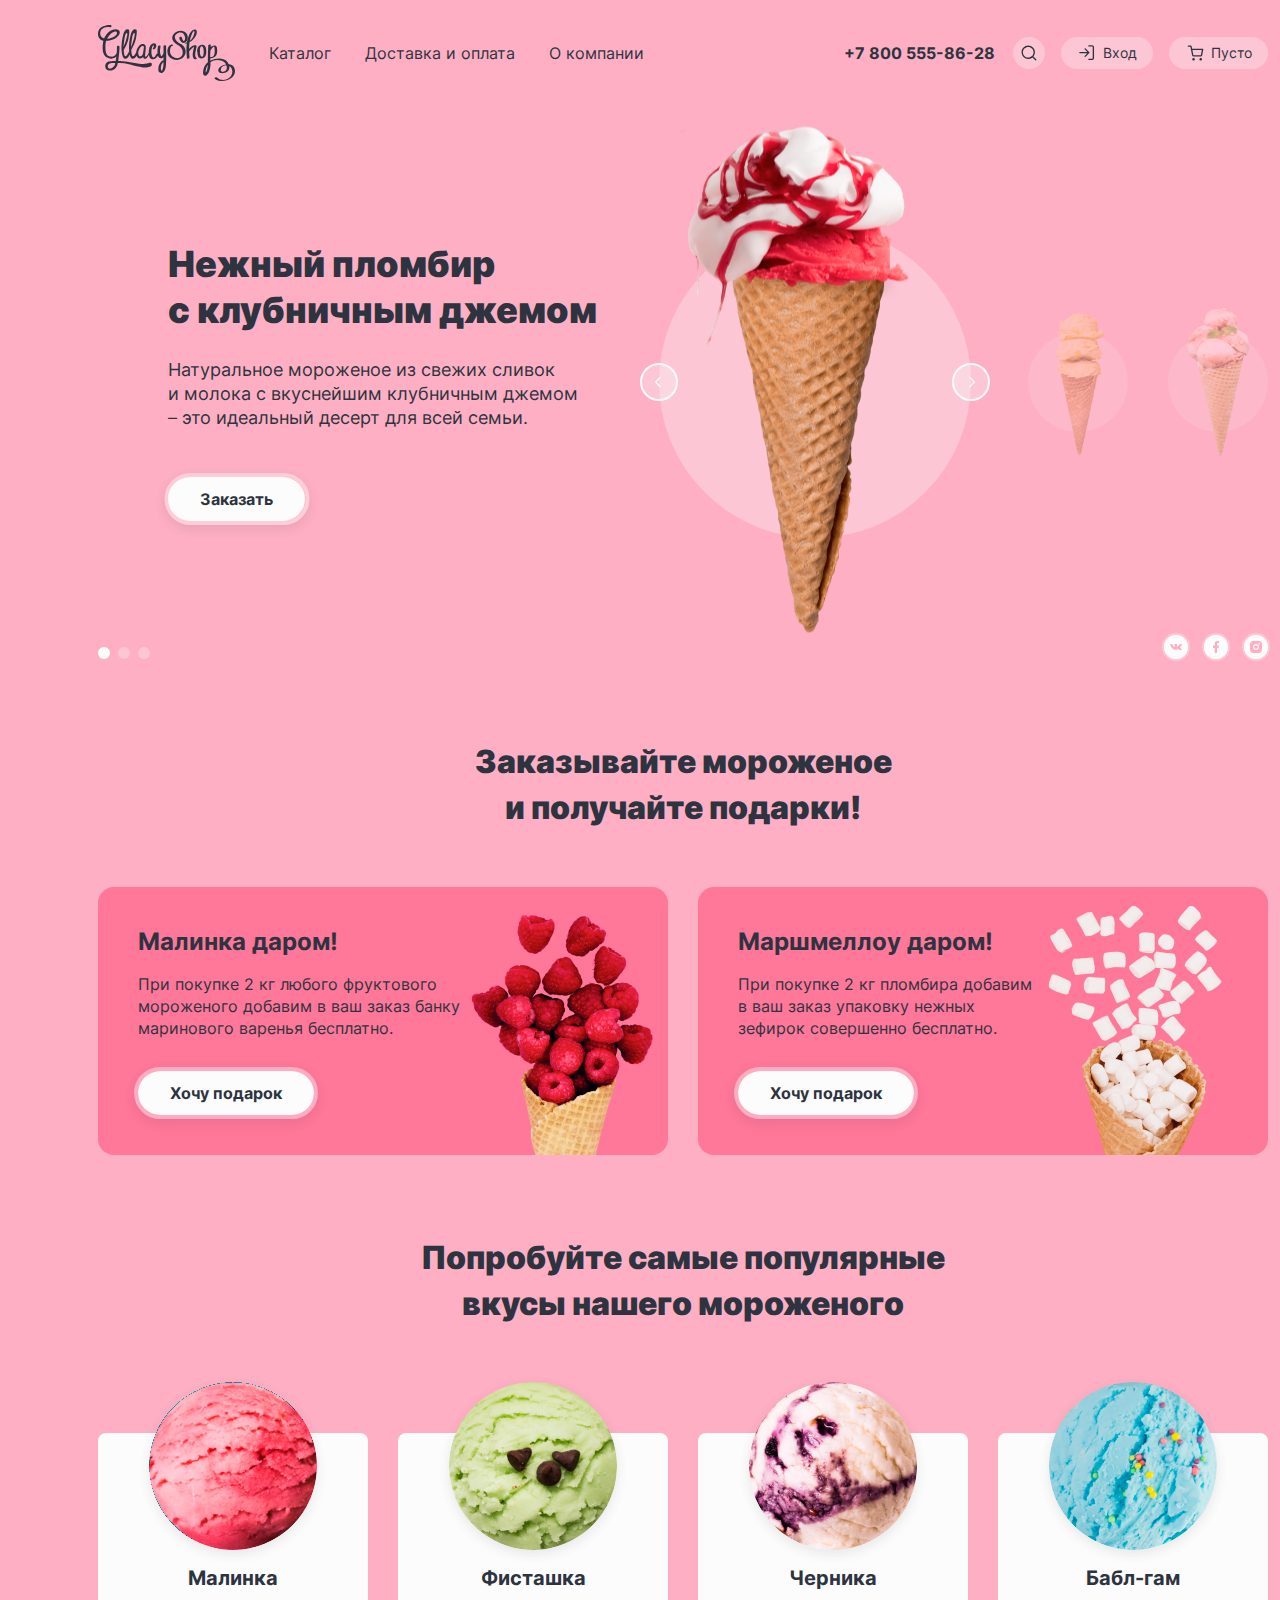
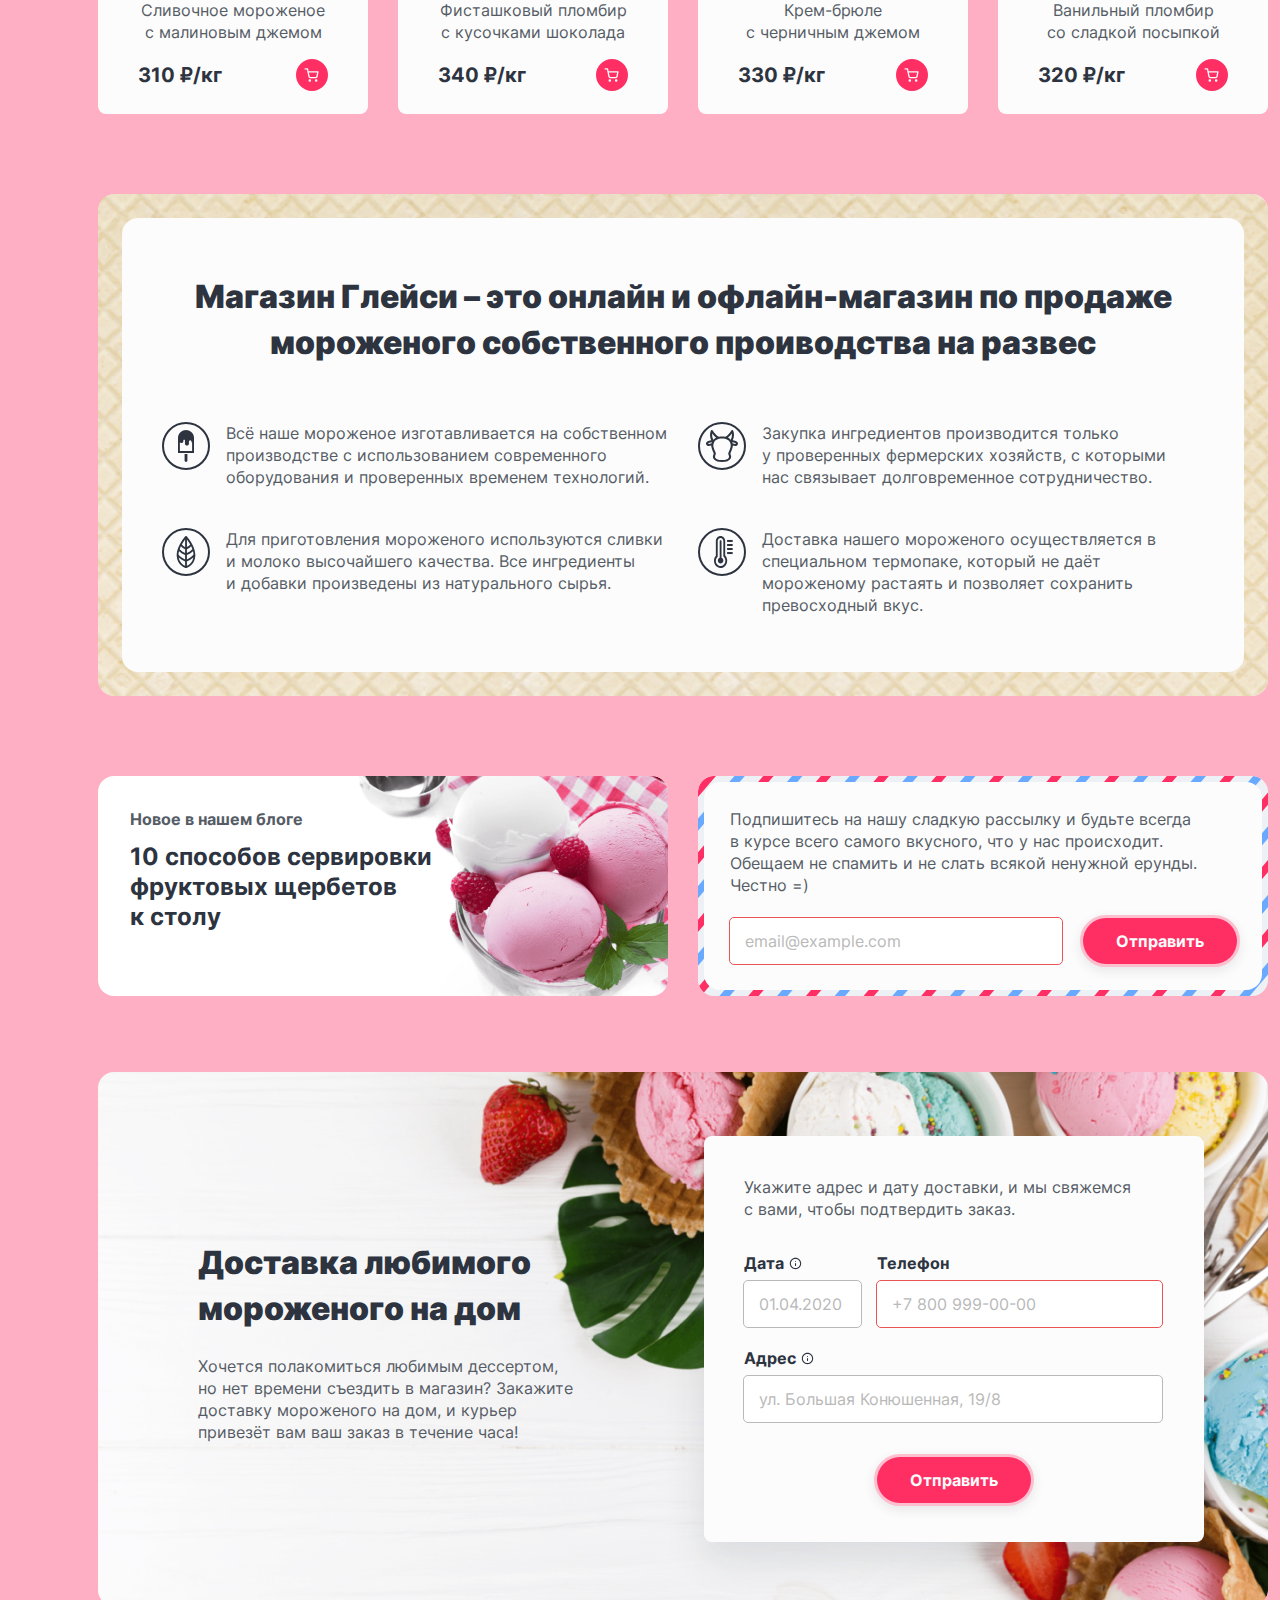
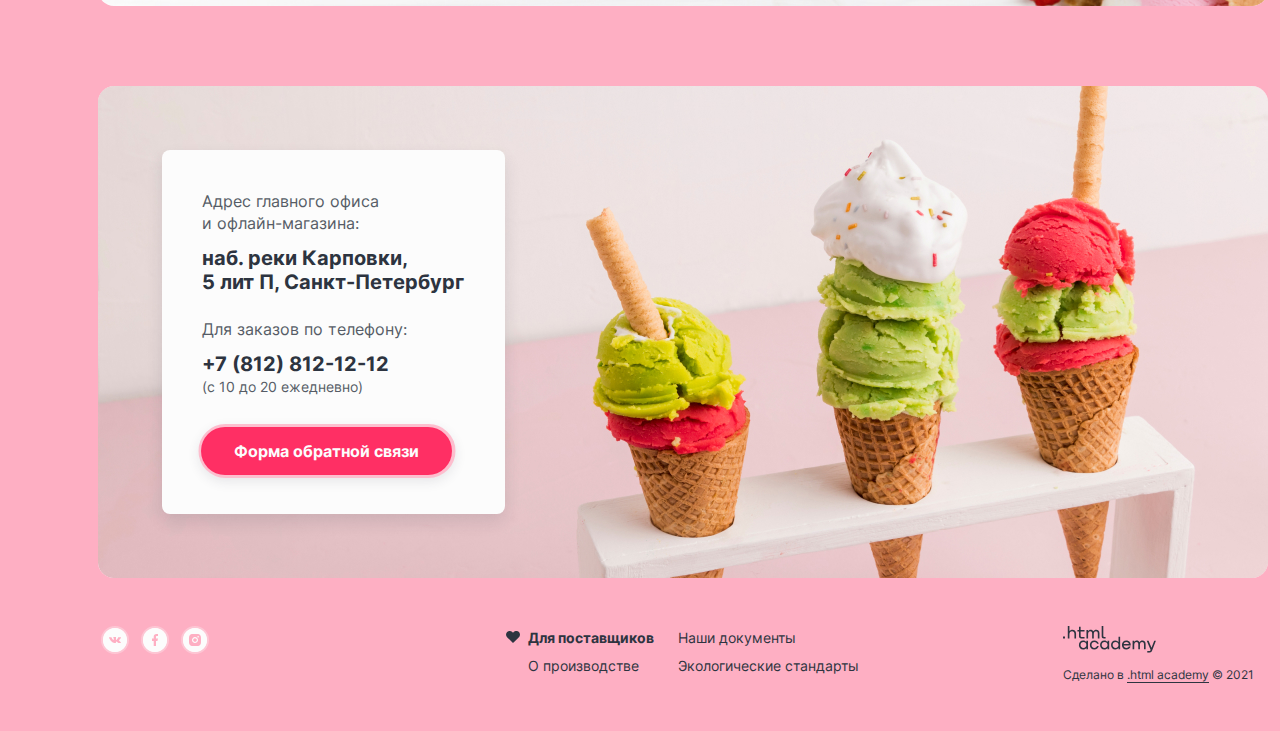
<file: index.html>
<!DOCTYPE html>
<html lang="ru">

<head>
  <meta charset="utf-8" />
  <title>HTML Academy: Глейси</title>
  <link rel="icon" href="favicon.ico">
  <link rel="icon" type="image/png" sizes="32x32" href="images/icons/favicon-32.png">
  <link rel="stylesheet" href="styles/styles.css">
</head>

<body>
  <header class="page-header">
    <nav class="navigation">
      <ul class="navigation-list">
        <li class="navigation-item">
          <a href="#">
            <img class="header-logo" src="images/logo.svg" alt="Логотип магазина Глейси." width="137" height="56" />
          </a>
        </li>
        <li class="navigation-item">
          <a class="navigation-link navigation-catalog-link" href="#">Каталог</a>
          <div class="catalog-menu-container">
            <ul class="catalog-menu-list">
              <li class="catalog-menu-item">
                <a href="#" class="catalog-menu-link">Новинки</a>
              </li>
              <li class="catalog-menu-item">
                <a href="catalog.html" class="catalog-menu-link">Сливочное</a>
              </li>
              <li class="catalog-menu-item">
                <a href="#" class="catalog-menu-link">Щербеты</a>
              </li>
              <li class="catalog-menu-item">
                <a href="#" class="catalog-menu-link">Фруктовый
                  лед</a>
              </li>
              <li class="catalog-menu-item">
                <a href="#" class="catalog-menu-link">Мелорин</a>
              </li>
            </ul>
          </div>
        </li>
        <li class="navigation-item">
          <a class="navigation-link" href="#">Доставка и оплата</a>
        </li>
        <li class="navigation-item">
          <a class="navigation-link" href="#">О компании</a>
        </li>
      </ul>
      <ul class="navigation-list navigation-list-user">
        <li class="navigation-user-item navigation-phone">
          <a class="header-phone" href="tel:+78005558628">+7 800 555-86-28</a>
        </li>
        <li class="navigation-user-item">
          <a class="navigation-user-link navigation-search-link" href="#">
            <svg class="navigation-search-icon" role="img" aria-hidden="true" focusable="false" width="16" height="16"
              viewBox="0 0 16 16" xmlns="http://www.w3.org/2000/svg">
              <path fill-rule="evenodd" clip-rule="evenodd"
                d="M1.91286 7.24626C1.91286 4.30074 4.30068 1.91292 7.2462 1.91292C10.1917 1.91292 12.5795 4.30074 12.5795 7.24626C12.5795 8.68548 12.0095 9.99155 11.0828 10.951C11.0582 10.9695 11.0346 10.99 11.0123 11.0124C10.9899 11.0347 10.9694 11.0583 10.9509 11.0829C9.99146 12.0095 8.6854 12.5796 7.2462 12.5796C4.30068 12.5796 1.91286 10.1918 1.91286 7.24626ZM11.4653 12.4082C10.3161 13.3487 8.84703 13.9129 7.2462 13.9129C3.5643 13.9129 0.579529 10.9282 0.579529 7.24626C0.579529 3.56436 3.5643 0.57959 7.2462 0.57959C10.9281 0.57959 13.9129 3.56436 13.9129 7.24626C13.9129 8.84711 13.3486 10.3162 12.4081 11.4654L15.2176 14.2749C15.4779 14.5352 15.4779 14.9573 15.2176 15.2177C14.9572 15.478 14.5351 15.478 14.2748 15.2177L11.4653 12.4082Z"
                fill="#2D3440" />
            </svg>
            <span class="visually-hidden">Поиск.</span>
          </a>
          <div class="popover-search">
            <form action="https://echo.htmlacademy.ru/" method="post">
              <label class="visually-hidden" for="search">Поиск по cайту.</label>
              <input class="search-field field" id="search" name="search" type="text" placeholder="Поиск по сайту">
              <button class="search-close" type="button">
                <span class="visually-hidden">Закрыть.</span>
                <svg class="search-close-icon" role="img" aria-hidden="true" width="10" height="10" viewBox="0 0 10 10"
                  fill="none" xmlns="http://www.w3.org/2000/svg">
                  <path fill-rule="evenodd" clip-rule="evenodd"
                    d="M9.80303 1.13807C10.0634 0.877722 10.0634 0.455612 9.80303 0.195262C9.54268 -0.0650874 9.12057 -0.0650874 8.86022 0.195262L4.99914 4.05633L1.13807 0.195262C0.877722 -0.0650874 0.455612 -0.0650874 0.195262 0.195262C-0.0650874 0.455612 -0.0650874 0.877722 0.195262 1.13807L4.05633 4.99914L0.195262 8.86022C-0.0650874 9.12057 -0.0650874 9.54268 0.195262 9.80303C0.455612 10.0634 0.877722 10.0634 1.13807 9.80303L4.99914 5.94195L8.86022 9.80303C9.12057 10.0634 9.54268 10.0634 9.80303 9.80303C10.0634 9.54268 10.0634 9.12057 9.80303 8.86022L5.94195 4.99914L9.80303 1.13807Z" />
                </svg>
              </button>
            </form>
          </div>
        </li>
        <li class="navigation-user-item">
          <a class="navigation-user-link navigation-login-link" href="#">
            <svg class="navigation-login-icon" role="img" aria-label="личный кабинет." focusable="false" width="16"
              height="16" viewBox="0 0 16 16" fill="none" xmlns="http://www.w3.org/2000/svg">
              <path fill-rule="evenodd" clip-rule="evenodd"
                d="M9.20837 0.875163C9.20837 0.506973 9.50685 0.208496 9.87504 0.208496H12.875C13.4497 0.208496 14.0008 0.436769 14.4071 0.843098C14.8134 1.24943 15.0417 1.80053 15.0417 2.37516V12.8752C15.0417 13.4498 14.8134 14.0009 14.4071 14.4072C14.0008 14.8136 13.4497 15.0418 12.875 15.0418H9.87504C9.50685 15.0418 9.20837 14.7434 9.20837 14.3752C9.20837 14.007 9.50685 13.7085 9.87504 13.7085H12.875C13.0961 13.7085 13.308 13.6207 13.4643 13.4644C13.6206 13.3081 13.7084 13.0962 13.7084 12.8752V2.37516C13.7084 2.15415 13.6206 1.94219 13.4643 1.78591C13.308 1.62963 13.0961 1.54183 12.875 1.54183H9.87504C9.50685 1.54183 9.20837 1.24335 9.20837 0.875163ZM5.65359 3.40376C5.91394 3.14341 6.33605 3.14341 6.5964 3.40376L10.3418 7.14919C10.4652 7.27018 10.5417 7.43874 10.5417 7.62516C10.5417 7.8116 10.4652 7.98016 10.3418 8.10115L6.5964 11.8466C6.33605 12.1069 5.91394 12.1069 5.65359 11.8466C5.39324 11.5862 5.39324 11.1641 5.65359 10.9038L8.26552 8.29183H0.875041C0.506851 8.29183 0.208374 7.99335 0.208374 7.62516C0.208374 7.25697 0.506851 6.9585 0.875041 6.9585H8.26552L5.65359 4.34657C5.39324 4.08622 5.39324 3.66411 5.65359 3.40376Z"
                fill="#2D3440" />
            </svg>
            Вход
          </a>
          <div class="popover-login">
            <div class="popover-login-container">
              <h3 class="popover-login-header">Личный кабинет</h3>
              <form class="login-form" action="https://echo.htmlacademy.ru/" method="post">
                <label class="visually-hidden" for="login-email">Введите электронную почту.</label>
                <input class="field" id="login-email" name="email" type="email" placeholder="email@example.com"
                  required>
                <label class="visually-hidden" for="login-password">Введите пароль.</label>
                <input class="field" id="login-password" name="pass" type="password"
                  placeholder="&#8226;&#8226;&#8226;&#8226;&#8226;&#8226;" required>
                <div class="button-login-container">
                  <button class="button button-red" type="submit">Войти</button>
                  <div class="forgot-register-container">
                    <a class="login-forgot" href="#">Забыли пароль?</a>
                    <a class="login-register" href="#">Регистрация</a>
                  </div>
                </div>
              </form>
            </div>
          </div>
        </li>
        <li class="navigation-user-item">
          <a class="navigation-user-link navigation-bucket-link" href="#">
            <svg class="navigation-bucket-icon" role="img" aria-label="корзина." focusable="false" width="17"
              height="16" viewBox="0 0 17 16" fill="none" xmlns="http://www.w3.org/2000/svg">
              <path fill-rule="evenodd" clip-rule="evenodd"
                d="M1.31254 0.489594C0.944351 0.489594 0.645874 0.78807 0.645874 1.15626C0.645874 1.52445 0.944351 1.82293 1.31254 1.82293H3.37353L3.91319 4.5192C3.91612 4.53801 3.91985 4.55655 3.92432 4.5748L5.01308 10.0146L5.0132 10.0151C5.10338 10.4685 5.35008 10.8757 5.71016 11.1656C6.06854 11.4541 6.51652 11.608 6.97639 11.6009H13.3011C13.761 11.608 14.209 11.4541 14.5673 11.1656C14.9276 10.8756 15.1743 10.4681 15.2644 10.0146L15.2644 10.0146L15.2654 10.0096L16.3084 4.54046C16.3456 4.34529 16.2938 4.14369 16.1672 3.99061C16.0405 3.83752 15.8522 3.7489 15.6535 3.7489H5.11879L4.57369 1.02542C4.51133 0.71385 4.23774 0.489594 3.91999 0.489594H1.31254ZM6.32068 9.75386L5.38566 5.08224H14.8477L13.9562 9.75686C13.9268 9.90269 13.8472 10.0336 13.7313 10.127C13.6148 10.2207 13.4691 10.2705 13.3196 10.2676L13.3196 10.2675H13.3068H6.9707V10.2674L6.95793 10.2676C6.80844 10.2705 6.66271 10.2207 6.54624 10.127C6.42978 10.0332 6.35 9.90146 6.32087 9.75482L6.32068 9.75386ZM5.21043 14.1936C5.21043 13.4657 5.80055 12.8756 6.5285 12.8756C7.25644 12.8756 7.84656 13.4657 7.84656 14.1936C7.84656 14.9216 7.25644 15.5117 6.5285 15.5117C5.80055 15.5117 5.21043 14.9216 5.21043 14.1936ZM12.3804 14.1936C12.3804 13.4657 12.9705 12.8756 13.6985 12.8756C14.4264 12.8756 15.0166 13.4657 15.0166 14.1936C15.0166 14.9216 14.4264 15.5117 13.6985 15.5117C12.9705 15.5117 12.3804 14.9216 12.3804 14.1936Z"
                fill="#2D3440" />
            </svg>
            Пусто
          </a>
          <div class="popover-bucket">
            <h3 class="popover-bucket-header">Ваша корзина пока пуста</h3>
          </div>
        </li>
      </ul>
    </nav>
  </header>

  <main class="main-container">
    <h1 class="visually-hidden">Глейси Шоп.</h1>
    <section class="main-slider">

      <!-- для отображения клубничного слайда добавить класс .slider-active -->
      <div class="slider-container slider-active">
        <div class="slider-description-container">
          <h2 class="main-slider-header">
            Нежный пломбир<br>с клубничным джемом
          </h2>
          <p class="main-slider-item">
            Натуральное мороженое из свежих сливок<br> и молока с вкуснейшим клубничным джемом<br>– это идеальный
            десерт
            для
            всей семьи.
          </p>
          <button class="button button-white" type="submit">
            Заказать
          </button>
          <div class="slider-pagination">
            <button class="slider-pagination-button slider-pagination-button-current" type="button">
              <span class="visually-hidden">Первый слайд.</span>
            </button>
            <button class="slider-pagination-button" type="button">
              <span class="visually-hidden">Второй слайд.</span>
            </button>
            <button class="slider-pagination-button" type="button">
              <span class="visually-hidden">Третий слайд.</span>
            </button>
          </div>
        </div>
        <div class="slider-main">
          <button class="slider-button slider-button-prev">
            <span class="visually-hidden">Назад.</span>
            <svg class="slider-icon slider-arrow-left" role="img" aria-hidden="true" width="6" height="12"
              viewBox="0 0 6 12" fill="none" xmlns="http://www.w3.org/2000/svg">
              <path fill-rule="evenodd" clip-rule="evenodd"
                d="M5.8033 1.80521C6.063 1.54551 6.063 1.12446 5.8033 0.864757C5.54361 0.605058 5.12255 0.605058 4.86285 0.864757L0.194774 5.53284C-0.0640686 5.79168 -0.0649218 6.21081 0.192214 6.47071C0.193377 6.47189 0.194544 6.47307 0.195717 6.47424L4.8638 11.1423C5.12349 11.402 5.54455 11.402 5.80425 11.1423C6.06395 10.8826 6.06395 10.4616 5.80425 10.2019L1.60545 6.00307L5.8033 1.80521Z" />
            </svg>
          </button>
          <img class="slider-product-photo" src="images/strawberry-slider.png" alt="Клубничное мороженое." width="306"
            height="507" />
          <button class="slider-button slider-button-next">
            <span class="visually-hidden">Вперед.</span>
            <svg class="slider-icon slider-arrow-right" role="img" aria-hidden="true" width="7" height="12"
              viewBox="0 0 7 12" fill="none" xmlns="http://www.w3.org/2000/svg">
              <path fill-rule="evenodd" clip-rule="evenodd"
                d="M1.13526 0.864757C0.875566 0.605058 0.454511 0.605058 0.194813 0.864757C-0.0648862 1.12446 -0.0648862 1.54551 0.194813 1.80521L4.39609 6.00649L0.194774 10.2078C-0.0649247 10.4675 -0.0649247 10.8886 0.194774 11.1483C0.454473 11.408 0.875527 11.408 1.13523 11.1483L5.80394 6.47955C5.80489 6.47861 5.80583 6.47767 5.80678 6.47672C6.06648 6.21702 6.06648 5.79597 5.80678 5.53627L1.13526 0.864757Z" />
            </svg>
          </button>
        </div>
        <div class="slider-small">
          <img class="slider-product-photo-small" src="images/creamy-slider.png" alt="<Банановое мороженое." width="90"
            height="150" />
        </div>
        <div class="slider-small">
          <img class="slider-product-photo-small" src="images/caramel-slider.png" alt="Карамельное мороженое."
            width="90" height="150" />
        </div>
        <div class="slider-social">
          <h2 class="visually-hidden">Социальные сети.</h2>
          <ul class="slider-social-list">
            <li class="social-item">
              <a class="social-link" href="https://vk.com/htmlacademy">
                <span class="visually-hidden">VKontakte.</span>
                <img class="social-icon" src="images/icons/vk.svg" alt="Логотип Вконтакте." width="24" height="24">
              </a>
            </li>
            <li class="social-item">
              <a class="social-link" href="https://www.facebook.com/htmlacademy">
                <span class="visually-hidden">Facebook.</span>
                <img class="social-icon" src="images/icons/facebook.svg" alt="Логотип Facebook." width="24" height="24">
              </a>
            </li>
            <li class="social-item">
              <a class="social-link" href="https://www.instagram.com/htmlacademy">
                <span class="visually-hidden">Instagram.</span>
                <img class="social-icon" src="images/icons/instagram.svg" alt="Логотип Instagram." width="24"
                  height="24">
              </a>
            </li>
          </ul>
        </div>
      </div>

      <!-- для отображения бананового слайда добавить класс .slider-active -->
      <div class="slider-container">
        <div class="slider-description-container">
          <h2 class="main-slider-header">
            Сливочное мороженое со вкусом банана
          </h2>
          <p class="main-slider-item">
            Сливочное мороженое с ярким банановым<br>вкусом подарит вам свежесть и наслаждение<br>даже в самый жаркий
            летний
            день.
          </p>
          <button class="button button-white" type="submit">
            Заказать
          </button>
          <div class="slider-pagination">
            <button class="slider-pagination-button" type="button">
              <span class="visually-hidden">Первый слайд.</span>
            </button>
            <button class="slider-pagination-button slider-pagination-button-current" type="button">
              <span class="visually-hidden">Второй слайд.</span>
            </button>
            <button class="slider-pagination-button" type="button">
              <span class="visually-hidden">Третий слайд.</span>
            </button>
          </div>
        </div>
        <div class="slider-main">
          <button class="slider-button slider-button-prev">
            <span class="visually-hidden">Назад.</span>
            <svg class="slider-icon slider-arrow-left" role="img" aria-hidden="true" width="6" height="12"
              viewBox="0 0 6 12" fill="none" xmlns="http://www.w3.org/2000/svg">
              <path fill-rule="evenodd" clip-rule="evenodd"
                d="M5.8033 1.80521C6.063 1.54551 6.063 1.12446 5.8033 0.864757C5.54361 0.605058 5.12255 0.605058 4.86285 0.864757L0.194774 5.53284C-0.0640686 5.79168 -0.0649218 6.21081 0.192214 6.47071C0.193377 6.47189 0.194544 6.47307 0.195717 6.47424L4.8638 11.1423C5.12349 11.402 5.54455 11.402 5.80425 11.1423C6.06395 10.8826 6.06395 10.4616 5.80425 10.2019L1.60545 6.00307L5.8033 1.80521Z" />
            </svg>
          </button>
          <img class="slider-product-photo-small" src="images/creamy-slider.png" alt="<Банановое мороженое." width="306"
            height="507" />
          <button class="slider-button slider-button-next">
            <span class="visually-hidden">Вперед.</span>
            <svg class="slider-icon slider-arrow-right" role="img" aria-hidden="true" width="7" height="12"
              viewBox="0 0 7 12" fill="none" xmlns="http://www.w3.org/2000/svg">
              <path fill-rule="evenodd" clip-rule="evenodd"
                d="M1.13526 0.864757C0.875566 0.605058 0.454511 0.605058 0.194813 0.864757C-0.0648862 1.12446 -0.0648862 1.54551 0.194813 1.80521L4.39609 6.00649L0.194774 10.2078C-0.0649247 10.4675 -0.0649247 10.8886 0.194774 11.1483C0.454473 11.408 0.875527 11.408 1.13523 11.1483L5.80394 6.47955C5.80489 6.47861 5.80583 6.47767 5.80678 6.47672C6.06648 6.21702 6.06648 5.79597 5.80678 5.53627L1.13526 0.864757Z" />
            </svg>
          </button>
        </div>
        <div class="slider-small">
          <img class="slider-product-photo-small" src="images/caramel-slider.png" alt="Карамельное мороженое."
            width="90" height="150" />
        </div>
        <div class="slider-small">
          <img class="slider-product-photo-small" src="images/strawberry-slider.png" alt="Клубничное мороженое."
            width="90" height="150" />
        </div>
        <div class="slider-social">
          <h2 class="visually-hidden">Социальные сети.</h2>
          <ul class="slider-social-list">
            <li class="social-item">
              <a class="social-link" href="https://vk.com/htmlacademy">
                <span class="visually-hidden">VKontakte.</span>
                <img class="social-icon" src="images/icons/vk.svg" alt="Логотип Вконтакте." width="24" height="24">
              </a>
            </li>
            <li class="social-item">
              <a class="social-link" href="https://www.facebook.com/htmlacademy">
                <span class="visually-hidden">Facebook.</span>
                <img class="social-icon" src="images/icons/facebook.svg" alt="Логотип Facebook." width="24" height="24">
              </a>
            </li>
            <li class="social-item">
              <a class="social-link" href="https://www.instagram.com/htmlacademy">
                <span class="visually-hidden">Instagram.</span>
                <img class="social-icon" src="images/icons/instagram.svg" alt="Логотип Instagram." width="24"
                  height="24">
              </a>
            </li>
          </ul>
        </div>
      </div>

      <!-- для отображения карамельного слайда добавить класс .slider-active -->
      <div class="slider-container">
        <div class="slider-description-container">
          <h2 class="main-slider-header">
            Карамельный пломбир<br>с маршмеллоу
          </h2>
          <p class="main-slider-item">
            Необычный сладкий десерт с карамельным топпингом и кусочками зефира завоюет<br>сердца сладкоежек всех
            возрастов.
          </p>
          <button class="button button-white" type="submit">
            Заказать
          </button>
          <div class="slider-pagination">
            <button class="slider-pagination-button" type="button">
              <span class="visually-hidden">Первый слайд.</span>
            </button>
            <button class="slider-pagination-button" type="button">
              <span class="visually-hidden">Второй слайд.</span>
            </button>
            <button class="slider-pagination-button slider-pagination-button-current" type="button">
              <span class="visually-hidden">Третий слайд.</span>
            </button>
          </div>
        </div>
        <div class="slider-main">
          <button class="slider-button slider-button-prev">
            <span class="visually-hidden">Назад.</span>
            <svg class="slider-icon slider-arrow-left" role="img" aria-hidden="true" width="6" height="12"
              viewBox="0 0 6 12" fill="none" xmlns="http://www.w3.org/2000/svg">
              <path fill-rule="evenodd" clip-rule="evenodd"
                d="M5.8033 1.80521C6.063 1.54551 6.063 1.12446 5.8033 0.864757C5.54361 0.605058 5.12255 0.605058 4.86285 0.864757L0.194774 5.53284C-0.0640686 5.79168 -0.0649218 6.21081 0.192214 6.47071C0.193377 6.47189 0.194544 6.47307 0.195717 6.47424L4.8638 11.1423C5.12349 11.402 5.54455 11.402 5.80425 11.1423C6.06395 10.8826 6.06395 10.4616 5.80425 10.2019L1.60545 6.00307L5.8033 1.80521Z" />
            </svg>
          </button>
          <img class="slider-product-photo-small" src="images/caramel-slider.png" alt="<Сливочное мороженое."
            width="306" height="507" />
          <button class="slider-button slider-button-next">
            <span class="visually-hidden">Вперед.</span>
            <svg class="slider-icon slider-arrow-right" role="img" aria-hidden="true" width="7" height="12"
              viewBox="0 0 7 12" fill="none" xmlns="http://www.w3.org/2000/svg">
              <path fill-rule="evenodd" clip-rule="evenodd"
                d="M1.13526 0.864757C0.875566 0.605058 0.454511 0.605058 0.194813 0.864757C-0.0648862 1.12446 -0.0648862 1.54551 0.194813 1.80521L4.39609 6.00649L0.194774 10.2078C-0.0649247 10.4675 -0.0649247 10.8886 0.194774 11.1483C0.454473 11.408 0.875527 11.408 1.13523 11.1483L5.80394 6.47955C5.80489 6.47861 5.80583 6.47767 5.80678 6.47672C6.06648 6.21702 6.06648 5.79597 5.80678 5.53627L1.13526 0.864757Z" />
            </svg>
          </button>
        </div>
        <div class="slider-small">
          <img class="slider-product-photo-small" src="images/strawberry-slider.png" alt="Клубничное мороженое."
            width="90" height="150" />
        </div>
        <div class="slider-small">
          <img class="slider-product-photo-small" src="images/creamy-slider.png" alt="Карамельное мороженое." width="90"
            height="150" />
        </div>
        <div class="slider-social">
          <h2 class="visually-hidden">Социальные сети.</h2>
          <ul class="slider-social-list">
            <li class="social-item">
              <a class="social-link" href="https://vk.com/htmlacademy">
                <span class="visually-hidden">VKontakte.</span>
                <img class="social-icon" src="images/icons/vk.svg" alt="Логотип Вконтакте." width="24" height="24">
              </a>
            </li>
            <li class="social-item">
              <a class="social-link" href="https://www.facebook.com/htmlacademy">
                <span class="visually-hidden">Facebook.</span>
                <img class="social-icon" src="images/icons/facebook.svg" alt="Логотип Facebook." width="24" height="24">
              </a>
            </li>
            <li class="social-item">
              <a class="social-link" href="https://www.instagram.com/htmlacademy">
                <span class="visually-hidden">Instagram.</span>
                <img class="social-icon" src="images/icons/instagram.svg" alt="Логотип Instagram." width="24"
                  height="24">
              </a>
            </li>
          </ul>
        </div>
      </div>
    </section>
    <section class="donates">
      <h2 class="donates-header">
        Заказывайте мороженое и получайте подарки!
      </h2>
      <ul class="donates-list">
        <li class="donates-item">
          <div class="donates-raspberry donates-item-container">
            <h3 class="donates-title">Малинка даром!</h3>
            <p class="donates-description">
              При покупке 2 кг любого фруктового мороженого добавим в ваш
              заказ банку маринового варенья бесплатно.
            </p>
            <button class="button button-white" type="button">
              Хочу подарок
            </button>
          </div>
        </li>
        <li class="donates-item">
          <div class="donates-marshmellow donates-item-container">
            <h3 class="donates-title">Маршмеллоу даром!</h3>
            <p class="donates-description">
              При покупке 2 кг пломбира добавим<br> в ваш заказ упаковку нежных<br>
              зефирок совершенно бесплатно.
            </p>
            <button class="button button-white" type="button">
              Хочу подарок
            </button>
          </div>
        </li>
      </ul>
    </section>
    <section class="popular">
      <h2 class="popular-header">
        Попробуйте самые популярные вкусы нашего мороженого
      </h2>
      <ul class="popular-list">
        <li class="product-item">
          <a class="product-photo-link" href="#">
            <img class="product-photo" src="images/catalog/photo-1.png" alt="Мороженое Малинка." width="168"
              height="168" />
          </a>
          <a class="product-header-link" href="#" tabindex="-1">
            <h3 class="product-item-header">Малинка</h3>
          </a>
          <a class="product-description-link" href="#" tabindex="-1">
            <p class="product-description">
              Сливочное мороженое с малиновым джемом
            </p>
          </a>
          <div class="price-bucket-container">
            <p class="product-price">310 ₽/кг</p>
            <a class="bucket-link" href="#">
              <span class="visually-hidden">В корзину.</span>
              <svg class="bucket-icon" role="img" aria-hidden="true" width="15" height="14" viewBox="0 0 15 14"
                fill="none" xmlns="http://www.w3.org/2000/svg">
                <path fill-rule="evenodd" clip-rule="evenodd"
                  d="M1.16667 0.25C0.798477 0.25 0.5 0.548477 0.5 0.916667C0.5 1.28486 0.798477 1.58333 1.16667 1.58333H2.93794L3.40537 3.91872C3.40821 3.93667 3.41176 3.95438 3.416 3.97182L4.38338 8.80515L4.3835 8.80571C4.46706 9.22572 4.69562 9.60299 5.02921 9.87153C5.36111 10.1387 5.77595 10.2813 6.20183 10.2748H11.8225C12.2484 10.2813 12.6633 10.1387 12.9952 9.87153C13.3289 9.60287 13.5575 9.22538 13.641 8.80515L13.641 8.80515L13.642 8.80016L14.5691 3.93872C14.6063 3.74355 14.5545 3.54195 14.4279 3.38887C14.3012 3.23578 14.1129 3.14716 13.9142 3.14716H4.61072L4.1381 0.785829C4.07574 0.474257 3.80215 0.25 3.4844 0.25H1.16667ZM5.69098 8.54444L4.87759 4.4805H13.1084L12.3328 8.54736C12.31 8.65988 12.2485 8.7609 12.1591 8.83291C12.0691 8.90535 11.9565 8.94383 11.841 8.94162L11.841 8.94149H11.8282H6.19614V8.94137L6.18337 8.94162C6.06787 8.94383 5.95528 8.90535 5.8653 8.83291C5.77531 8.76048 5.71368 8.6587 5.69117 8.5454L5.69098 8.54444ZM4.55739 12.5054C4.55739 11.8175 5.1151 11.2597 5.80307 11.2597C6.49105 11.2597 7.04876 11.8175 7.04876 12.5054C7.04876 13.1934 6.49105 13.7511 5.80307 13.7511C5.1151 13.7511 4.55739 13.1934 4.55739 12.5054ZM10.9307 12.5054C10.9307 11.8175 11.4884 11.2597 12.1764 11.2597C12.8644 11.2597 13.4221 11.8175 13.4221 12.5054C13.4221 13.1934 12.8644 13.7511 12.1764 13.7511C11.4884 13.7511 10.9307 13.1934 10.9307 12.5054Z" />
              </svg>
            </a>
          </div>
        </li>
        <li class="product-item">
          <a class="product-photo-link" href="#">
            <img class="product-photo" src="images/catalog/photo-2.png" alt="Мороженое Фисташка." width="168"
              height="168" />
          </a>
          <a class="product-header-link" href="#" tabindex="-1">
            <h3 class="product-item-header">Фисташка</h3>
          </a>
          <a class="product-description-link" href="#" tabindex="-1">
            <p class="product-description">
              Фисташковый пломбир с кусочками шоколада
            </p>
          </a>
          <div class="price-bucket-container">
            <p class="product-price">340 ₽/кг</p>
            <a class="bucket-link" href="#">
              <span class="visually-hidden">В корзину.</span>
              <svg class="bucket-icon" role="img" aria-hidden="true" width="15" height="14" viewBox="0 0 15 14"
                fill="none" xmlns="http://www.w3.org/2000/svg">
                <path fill-rule="evenodd" clip-rule="evenodd"
                  d="M1.16667 0.25C0.798477 0.25 0.5 0.548477 0.5 0.916667C0.5 1.28486 0.798477 1.58333 1.16667 1.58333H2.93794L3.40537 3.91872C3.40821 3.93667 3.41176 3.95438 3.416 3.97182L4.38338 8.80515L4.3835 8.80571C4.46706 9.22572 4.69562 9.60299 5.02921 9.87153C5.36111 10.1387 5.77595 10.2813 6.20183 10.2748H11.8225C12.2484 10.2813 12.6633 10.1387 12.9952 9.87153C13.3289 9.60287 13.5575 9.22538 13.641 8.80515L13.641 8.80515L13.642 8.80016L14.5691 3.93872C14.6063 3.74355 14.5545 3.54195 14.4279 3.38887C14.3012 3.23578 14.1129 3.14716 13.9142 3.14716H4.61072L4.1381 0.785829C4.07574 0.474257 3.80215 0.25 3.4844 0.25H1.16667ZM5.69098 8.54444L4.87759 4.4805H13.1084L12.3328 8.54736C12.31 8.65988 12.2485 8.7609 12.1591 8.83291C12.0691 8.90535 11.9565 8.94383 11.841 8.94162L11.841 8.94149H11.8282H6.19614V8.94137L6.18337 8.94162C6.06787 8.94383 5.95528 8.90535 5.8653 8.83291C5.77531 8.76048 5.71368 8.6587 5.69117 8.5454L5.69098 8.54444ZM4.55739 12.5054C4.55739 11.8175 5.1151 11.2597 5.80307 11.2597C6.49105 11.2597 7.04876 11.8175 7.04876 12.5054C7.04876 13.1934 6.49105 13.7511 5.80307 13.7511C5.1151 13.7511 4.55739 13.1934 4.55739 12.5054ZM10.9307 12.5054C10.9307 11.8175 11.4884 11.2597 12.1764 11.2597C12.8644 11.2597 13.4221 11.8175 13.4221 12.5054C13.4221 13.1934 12.8644 13.7511 12.1764 13.7511C11.4884 13.7511 10.9307 13.1934 10.9307 12.5054Z" />
              </svg>
            </a>
          </div>
        </li>
        <li class="product-item">
          <a class="product-photo-link" href="#">
            <img class="product-photo" src="images/catalog/photo-3.png" alt="Мороженое Черника." width="168"
              height="168" />
          </a>
          <a class="product-header-link" href="#" tabindex="-1">
            <h3 class="product-item-header">Черника</h3>
          </a>
          <a class="product-description-link" href="#" tabindex="-1">
            <p class="product-description">Крем-брюле<br> с черничным джемом</p>
          </a>
          <div class="price-bucket-container">
            <p class="product-price">330 ₽/кг</p>
            <a class="bucket-link" href="#">
              <span class="visually-hidden">В корзину.</span>
              <svg class="bucket-icon" role="img" aria-hidden="true" width="15" height="14" viewBox="0 0 15 14"
                fill="none" xmlns="http://www.w3.org/2000/svg">
                <path fill-rule="evenodd" clip-rule="evenodd"
                  d="M1.16667 0.25C0.798477 0.25 0.5 0.548477 0.5 0.916667C0.5 1.28486 0.798477 1.58333 1.16667 1.58333H2.93794L3.40537 3.91872C3.40821 3.93667 3.41176 3.95438 3.416 3.97182L4.38338 8.80515L4.3835 8.80571C4.46706 9.22572 4.69562 9.60299 5.02921 9.87153C5.36111 10.1387 5.77595 10.2813 6.20183 10.2748H11.8225C12.2484 10.2813 12.6633 10.1387 12.9952 9.87153C13.3289 9.60287 13.5575 9.22538 13.641 8.80515L13.641 8.80515L13.642 8.80016L14.5691 3.93872C14.6063 3.74355 14.5545 3.54195 14.4279 3.38887C14.3012 3.23578 14.1129 3.14716 13.9142 3.14716H4.61072L4.1381 0.785829C4.07574 0.474257 3.80215 0.25 3.4844 0.25H1.16667ZM5.69098 8.54444L4.87759 4.4805H13.1084L12.3328 8.54736C12.31 8.65988 12.2485 8.7609 12.1591 8.83291C12.0691 8.90535 11.9565 8.94383 11.841 8.94162L11.841 8.94149H11.8282H6.19614V8.94137L6.18337 8.94162C6.06787 8.94383 5.95528 8.90535 5.8653 8.83291C5.77531 8.76048 5.71368 8.6587 5.69117 8.5454L5.69098 8.54444ZM4.55739 12.5054C4.55739 11.8175 5.1151 11.2597 5.80307 11.2597C6.49105 11.2597 7.04876 11.8175 7.04876 12.5054C7.04876 13.1934 6.49105 13.7511 5.80307 13.7511C5.1151 13.7511 4.55739 13.1934 4.55739 12.5054ZM10.9307 12.5054C10.9307 11.8175 11.4884 11.2597 12.1764 11.2597C12.8644 11.2597 13.4221 11.8175 13.4221 12.5054C13.4221 13.1934 12.8644 13.7511 12.1764 13.7511C11.4884 13.7511 10.9307 13.1934 10.9307 12.5054Z" />
              </svg>
            </a>
          </div>
        </li>
        <li class="product-item">
          <a class="product-photo-link" href="#">
            <img class="product-photo" src="images/catalog/photo-4.png" alt="Мороженое Бабл-гам." width="168"
              height="168" />
          </a>
          <a class="product-header-link" href="#" tabindex="-1">
            <h3 class="product-item-header">Бабл-гам</h3>
          </a>
          <a class="product-description-link" href="#" tabindex="-1">
            <p class="product-description">
              Ванильный пломбир<br> со сладкой посыпкой
            </p>
          </a>
          <div class="price-bucket-container">
            <p class="product-price">320 ₽/кг</p>
            <a class="bucket-link" href="#">
              <span class="visually-hidden">В корзину.</span>
              <svg class="bucket-icon" role="img" aria-hidden="true" width="15" height="14" viewBox="0 0 15 14"
                fill="none" xmlns="http://www.w3.org/2000/svg">
                <path fill-rule="evenodd" clip-rule="evenodd"
                  d="M1.16667 0.25C0.798477 0.25 0.5 0.548477 0.5 0.916667C0.5 1.28486 0.798477 1.58333 1.16667 1.58333H2.93794L3.40537 3.91872C3.40821 3.93667 3.41176 3.95438 3.416 3.97182L4.38338 8.80515L4.3835 8.80571C4.46706 9.22572 4.69562 9.60299 5.02921 9.87153C5.36111 10.1387 5.77595 10.2813 6.20183 10.2748H11.8225C12.2484 10.2813 12.6633 10.1387 12.9952 9.87153C13.3289 9.60287 13.5575 9.22538 13.641 8.80515L13.641 8.80515L13.642 8.80016L14.5691 3.93872C14.6063 3.74355 14.5545 3.54195 14.4279 3.38887C14.3012 3.23578 14.1129 3.14716 13.9142 3.14716H4.61072L4.1381 0.785829C4.07574 0.474257 3.80215 0.25 3.4844 0.25H1.16667ZM5.69098 8.54444L4.87759 4.4805H13.1084L12.3328 8.54736C12.31 8.65988 12.2485 8.7609 12.1591 8.83291C12.0691 8.90535 11.9565 8.94383 11.841 8.94162L11.841 8.94149H11.8282H6.19614V8.94137L6.18337 8.94162C6.06787 8.94383 5.95528 8.90535 5.8653 8.83291C5.77531 8.76048 5.71368 8.6587 5.69117 8.5454L5.69098 8.54444ZM4.55739 12.5054C4.55739 11.8175 5.1151 11.2597 5.80307 11.2597C6.49105 11.2597 7.04876 11.8175 7.04876 12.5054C7.04876 13.1934 6.49105 13.7511 5.80307 13.7511C5.1151 13.7511 4.55739 13.1934 4.55739 12.5054ZM10.9307 12.5054C10.9307 11.8175 11.4884 11.2597 12.1764 11.2597C12.8644 11.2597 13.4221 11.8175 13.4221 12.5054C13.4221 13.1934 12.8644 13.7511 12.1764 13.7511C11.4884 13.7511 10.9307 13.1934 10.9307 12.5054Z" />
              </svg>
            </a>
          </div>
        </li>
      </ul>
    </section>
    <section class="features">
      <div class="features-container">
        <h2 class="features-header">
          Магазин Глейси – это онлайн и офлайн-магазин по продаже мороженого
          собственного проиводства на развес
        </h2>
        <ul class="features-list">
          <li class="features-item">
            Всё наше мороженое изготавливается на собственном производстве
            с использованием современного оборудования и проверенных
            временем технологий.
          </li>
          <li class="features-item">
            Закупка ингредиентов производится только<br> у проверенных
            фермерских хозяйств, с которыми<br> нас связывает долговременное
            сотрудничество.
          </li>
          <li class="features-item">
            Для приготовления мороженого используются сливки и молоко
            высочайшего качества. Все ингредиенты<br> и добавки произведены из
            натурального сырья.
          </li>
          <li class="features-item">
            Доставка нашего мороженого осуществляется в специальном
            термопаке, который не даёт мороженому растаять и позволяет
            сохранить превосходный вкус.
          </li>
        </ul>
      </div>
    </section>
    <div class="news-subscribe-container">
      <aside class="news">
        <h3 class="news-header">Новое в нашем блоге</h3>
        <a class="news-title" href="#">10 способов сервировки фруктовых щербетов<br> к столу</a>
      </aside>
      <section class="subscribe">
        <div class="subscribe-container">
          <h3 class="visually-hidden">Подписка.</h3>
          <p class="subscribe-description">
            Подпишитесь на нашу сладкую рассылку и будьте всегда<br> в курсе
            всего самого вкусного, что у нас происходит. Обещаем не спамить
            и не слать всякой ненужной ерунды. Честно =)
          </p>
          <form class="subscribe-form" action="https://echo.htmlacademy.ru/" method="post">
            <label class="visually-hidden" for="email">
              Ваша электронная почта.
            </label>
            <input class="field" id="email" name="email" type="email" placeholder="email@example.com" required />
            <button class="button button-red" type="submit">
              Отправить
            </button>
          </form>
        </div>
      </section>
    </div>
    <section class="delivery">
      <div class="delivery-description-container">
        <h2 class="delivery-header">Доставка любимого мороженого на дом</h2>
        <p class="delivery-description">
          Хочется полакомиться любимым дессертом, но нет времени съездить в
          магазин? Закажите доставку мороженого на дом, и курьер привезёт вам
          ваш заказ в течение часа!
        </p>
      </div>
      <div class="delivery-form-container">
        <p class="delivery-form-description">
          Укажите адрес и дату доставки, и мы свяжемся<br> с вами, чтобы
          подтвердить заказ.
        </p>
        <form class="delivery-form" action="https://echo.htmlacademy.ru/" method="post">
          <div class="delivery-input-container">
            <div class="field-group">
              <span class="form-label form-label-icon">
                <label for="delivery-date">Дата</label>
                <button class="info" type="button">
                  <span class="visually-hidden">Посмотреть дополнительную информацию.</span>
                  <span class="info-tooltip">
                    <span class="info-tooltip-item">Ма работаем без выходных и праздников!</span>
                  </span>
                </button>
              </span>
              <input class="field" id="delivery-date" name="delivery-date" type="text" placeholder="01.04.2020" />
            </div>
            <div class="field-group">
              <span class="form-label">
                <label for="delivery-phone">Телефон</label>
              </span>
              <input class="field" id="delivery-phone" name="delivery-phone" type="text" placeholder="+7 800 999-00-00"
                required />
            </div>
            <div class="field-group">
              <span class="form-label form-label-icon">
                <label for="delivery-adress">Адрес</label>
                <button class="info" type="button">
                  <span class="visually-hidden">Посмотреть дополнительную информацию.</span>
                  <span class="info-tooltip">
                    <span class="info-tooltip-item">Введите название улицы, дома и квартиры</span>
                  </span>
                </button>
              </span>
              <input class="field" id="delivery-adress" name="delivery-adress" type="text"
                placeholder="ул. Большая Конюшенная, 19/8" />
            </div>
          </div>
          <button class="button button-red delivery-button" type="submit">
            Отправить
          </button>
        </form>
      </div>
    </section>
    <section class="contacts">
      <div class="contacts-container">
        <h2 class="visually-hidden">Контакты.</h2>
        <p class="contacts-adress-item">
          Адрес главного офиса и офлайн-магазина:
        </p>
        <address class="contacts-address">
          <p class="address-page">
            наб. реки Карповки,<br> 5 лит П, Санкт-Петербург
          </p>
        </address>
        <p class="contacts-phone-item">Для заказов по телефону:</p>
        <a class="contacts-phone" href="tel:78128121212">+7 (812) 812-12-12</a>
        <p class="contacts-phone-worktime">(с 10 до 20 ежедневно)</p>
        <button class="button button-red" type="button">
          Форма обратной связи
        </button>
      </div>
    </section>
  </main>

  <footer class="footer">
    <section class="footer-social">
      <h2 class="visually-hidden">Социальные сети.</h2>
      <ul class="footer-social-list">
        <li class="social-item">
          <a class="social-link" href="https://vk.com/htmlacademy">
            <span class="visually-hidden">VK.</span>
            <img class="social-icon" src="images/icons/vk.svg" alt="Логотип Вконтакте." width="24" height="24">
          </a>
        </li>
        <li class="social-item">
          <a class="social-link" href="https://www.facebook.com/htmlacademy">
            <span class="visually-hidden">Facebook.</span>
            <img class="social-icon" src="images/icons/facebook.svg" alt="Логотип Facebook." width="24" height="24">
          </a>
        </li>
        <li class="social-item">
          <a class="social-link" href="https://www.instagram.com/htmlacademy">
            <span class="visually-hidden">Instagram.</span>
            <img class="social-icon" src="images/icons/instagram.svg" alt="Логотип Instagram." width="24" height="24">
          </a>
        </li>
      </ul>
    </section>
    <section class="footer-features">
      <h2 class="visually-hidden">Дополнительная информация.</h2>
      <ul class="info-list">
        <li class="info-item">
          <a class="info-item-link info-item-link-bold" href="#">Для поставщиков</a>
        </li>
        <li class="info-item">
          <a class="info-item-link" href="#">Наши документы</a>
        </li>
        <li class="info-item">
          <a class="info-item-link" href="#">О производстве</a>
        </li>
        <li class="info-item">
          <a class="info-item-link" href="#">Экологические стандарты</a>
        </li>
      </ul>
    </section>
    <div class="copyright">
      <a href="https://www.htmlacademy.ru">
        <img class="logo" src="images/logo-htmlacademy.svg" alt="Логотип HTML Academy." width="93" height="27" />
      </a>
      <p class="copyright-text">
        Сделано в
        <a href="https://www.htmlacademy.ru">
          .html academy</a> &#169; 2021
      </p>
    </div>
  </footer>


  <!-- Для включения модального окна добавить класс .modal-open -->
  <div class="modal-container">
    <div class="modal-feedback">
      <h2 class="modal-feedback-header">Мы обязательно ответим вам!</h2>
      <button class="modal-close-button" type="button">
        <span class="visually-hidden">Закрыть окно.</span>
      </button>
      <form class="modal-feedback-form" action="https://echo.htmlacademy.ru/" method="post">
        <label class="visually-hidden" for="feedback-name">Ваше имя и фамилия.</label>
        <input class="field" id="feedback-name" name="name" type="text" placeholder="Имя и фамилия">
        <label class="visually-hidden" for="email">Электронная почта.</label>
        <input class="field" id="e-mail" name="email" type="email" placeholder="email@example.com" required>
        <label class="visually-hidden" for="text">Поле ввода.</label>
        <textarea class="field" id="text" name="textarea" placeholder="В свободной форме" required rows="6"></textarea>
        <button class="button button-red" type="submit">Отправить</button>
      </form>
    </div>
  </div>
</body>

</html>
</file>
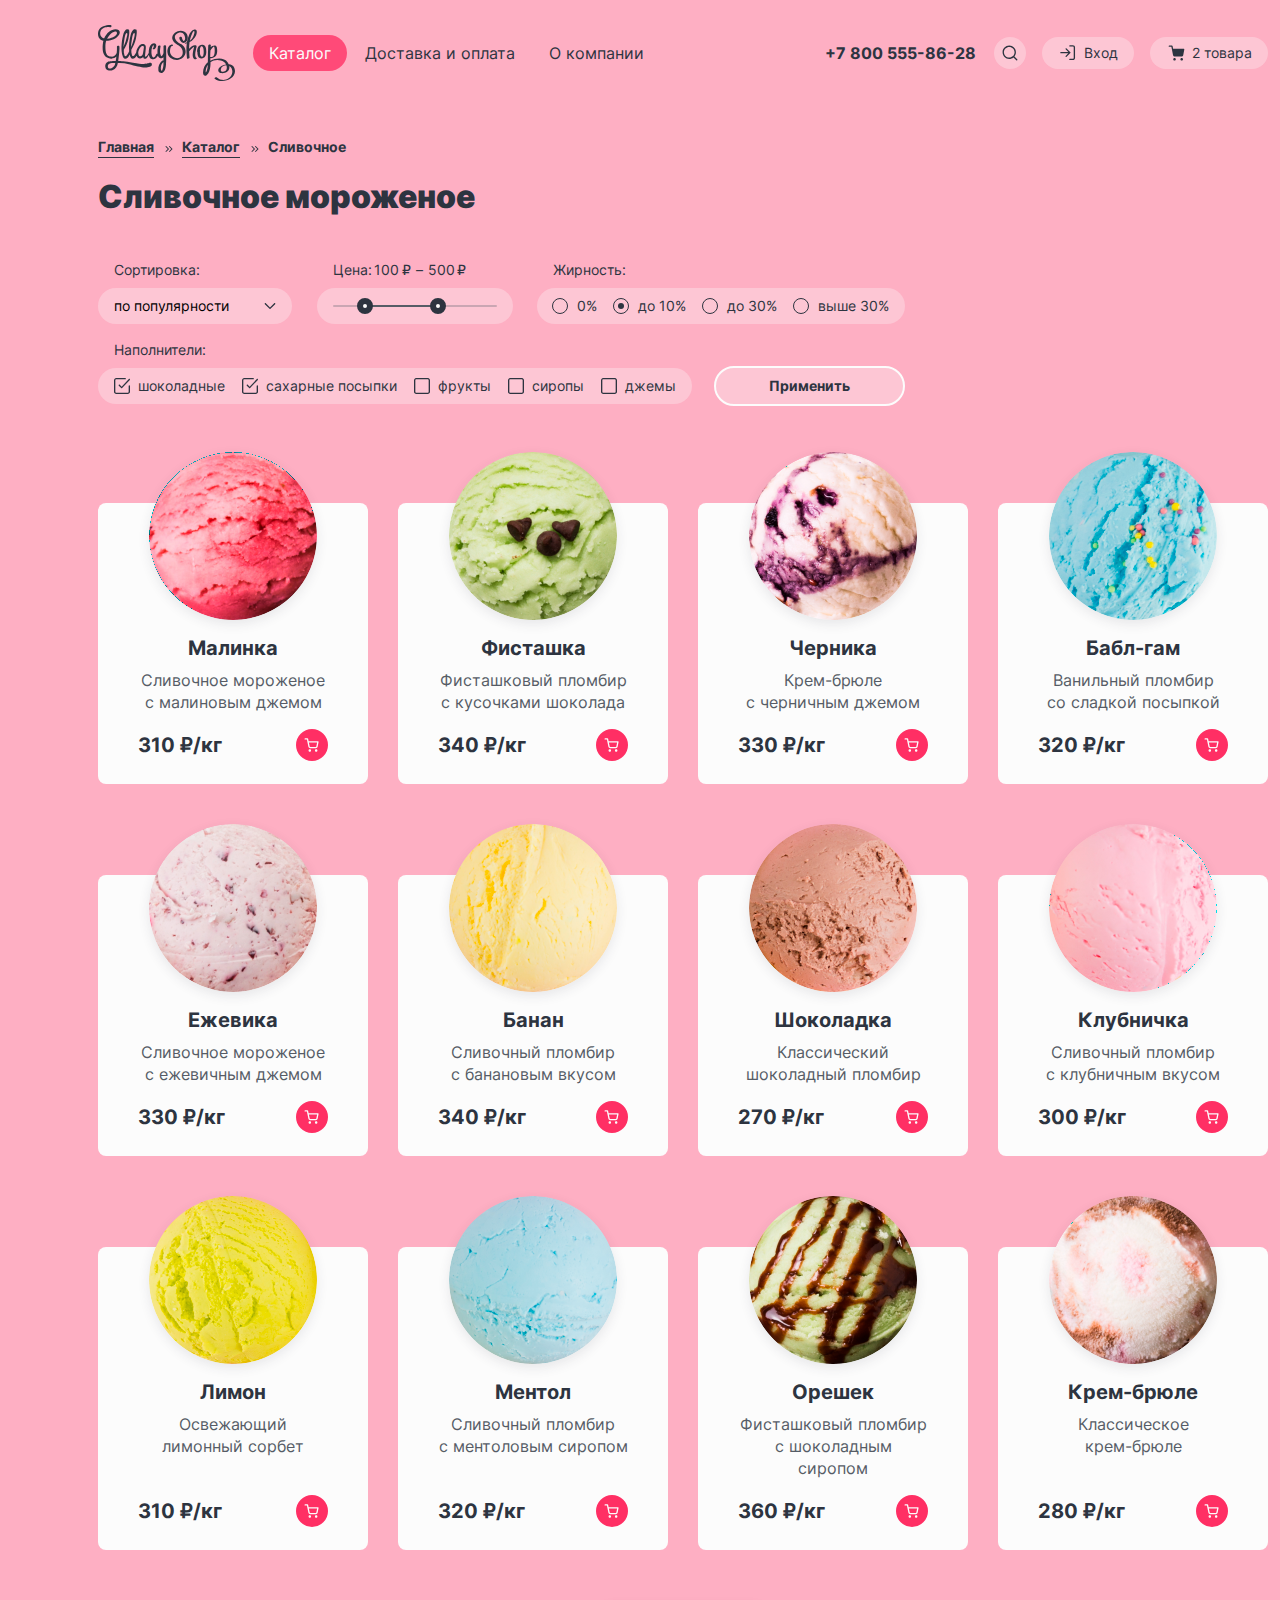
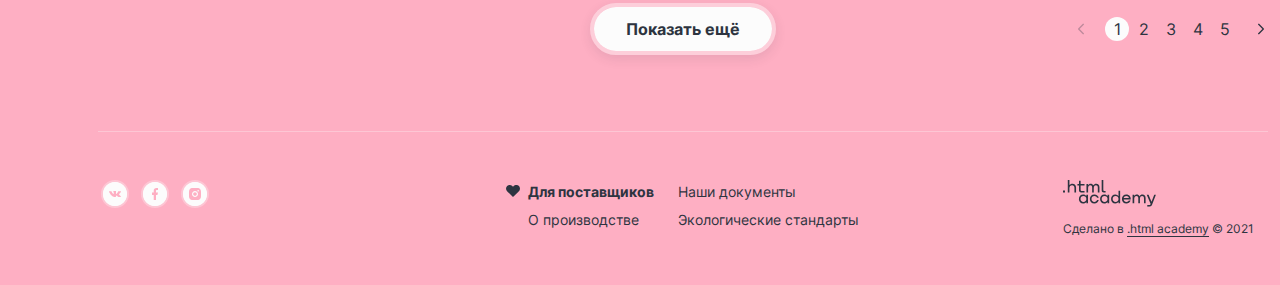
<file: catalog.html>
<!DOCTYPE html>
<html lang="ru">

<head>
  <meta charset="utf-8" />
  <title>HTML Academy: Глейси-Каталог</title>
  <link rel="icon" href="favicon.ico">
  <link rel="icon" type="image/png" sizes="32x32" href="images/icons/favicon-32.png">
  <link rel="stylesheet" href="styles/styles.css">
</head>

<body>
  <header class="page-header">
    <nav class="navigation">
      <ul class="navigation-list">
        <li class="navigation-item">
          <a href="index.html">
            <img class="header-logo" src="images/logo.svg" alt="Логотип магазина Глейси." width="137" height="56" />
          </a>
        </li>
        <li class="navigation-item">
          <a class="navigation-link active-link navigation-catalog-link" href="catalog.html">
            <span>Каталог</span>
          </a>
          <div class="catalog-menu-container">
            <ul class="catalog-menu-list">
              <li class="catalog-menu-item">
                <a class="catalog-menu-link" href="#">Новинки</a>
              </li>
              <li class="catalog-menu-item">
                <a class="catalog-menu-link catalog-menu-active-link" href="#">Сливочное</a>
              </li>
              <li class="catalog-menu-item">
                <a class="catalog-menu-link" href="#">Щербеты</a>
              </li>
              <li class="catalog-menu-item">
                <a class="catalog-menu-link" href="#">Фруктовый
                  лед</a>
              </li>
              <li class="catalog-menu-item">
                <a class="catalog-menu-link" href="#">Мелорин</a>
              </li>
            </ul>
          </div>
        </li>
        <li class="navigation-item">
          <a class="navigation-link" href="#">Доставка и оплата</a>
        </li>
        <li class="navigation-item">
          <a class="navigation-link" href="#">О компании</a>
        </li>
      </ul>
      <ul class="navigation-list navigation-list-user">
        <li class="navigation-user-item navigation-phone">
          <a class="header-phone" href="tel:+78005558628">+7 800 555-86-28</a>
        </li>
        <li class="navigation-user-item">
          <a class="navigation-user-link navigation-search-link" href="#">
            <svg class="navigation-search-icon" role="img" aria-hidden="true" focusable="false" width="16" height="16"
              xmlns="http://www.w3.org/2000/svg">
              <path fill-rule="evenodd" clip-rule="evenodd"
                d="M1.91286 7.24626C1.91286 4.30074 4.30068 1.91292 7.2462 1.91292C10.1917 1.91292 12.5795 4.30074 12.5795 7.24626C12.5795 8.68548 12.0095 9.99155 11.0828 10.951C11.0582 10.9695 11.0346 10.99 11.0123 11.0124C10.9899 11.0347 10.9694 11.0583 10.9509 11.0829C9.99146 12.0095 8.6854 12.5796 7.2462 12.5796C4.30068 12.5796 1.91286 10.1918 1.91286 7.24626ZM11.4653 12.4082C10.3161 13.3487 8.84703 13.9129 7.2462 13.9129C3.5643 13.9129 0.579529 10.9282 0.579529 7.24626C0.579529 3.56436 3.5643 0.57959 7.2462 0.57959C10.9281 0.57959 13.9129 3.56436 13.9129 7.24626C13.9129 8.84711 13.3486 10.3162 12.4081 11.4654L15.2176 14.2749C15.4779 14.5352 15.4779 14.9573 15.2176 15.2177C14.9572 15.478 14.5351 15.478 14.2748 15.2177L11.4653 12.4082Z"
                fill="#2D3440" />
            </svg>
            <span class="visually-hidden">Поиск.</span>
          </a>
          <div class="popover-search">
            <form action="https://echo.htmlacademy.ru/" method="post">
              <label class="visually-hidden" for="search">Поиск по cайту.</label>
              <input class="search-field field" id="search" name="search" type="text" placeholder="Поиск по сайту">
              <button class="search-close" type="button">
                <span class="visually-hidden">Закрыть.</span>
                <svg class="search-close-icon" role="img" width="14" height="14" viewBox="0 0 14 14"
                  xmlns="http://www.w3.org/2000/svg">
                  <path class="search-close-icon" fill-rule="evenodd" clip-rule="evenodd"
                    d="M12.8858 2.05482C13.1461 1.79447 13.1461 1.37236 12.8858 1.11201C12.6254 0.851661 12.2033 0.851661 11.943 1.11201L6.99877 6.0562L2.05458 1.11201C1.79423 0.851661 1.37212 0.851661 1.11177 1.11201C0.851417 1.37236 0.851417 1.79447 1.11177 2.05482L6.05596 6.99901L1.11177 11.9432C0.851417 12.2036 0.851417 12.6257 1.11177 12.886C1.37212 13.1464 1.79423 13.1464 2.05458 12.886L6.99877 7.94182L11.943 12.886C12.2033 13.1464 12.6254 13.1464 12.8858 12.886C13.1461 12.6257 13.1461 12.2036 12.8858 11.9432L7.94158 6.99901L12.8858 2.05482Z" />
                </svg>
              </button>
            </form>
          </div>
        </li>
        <li class="navigation-user-item">
          <a class="navigation-user-link navigation-login-link" href="#">
            <svg class="navigation-login-icon" role="img" aria-hidden="true" focusable="false" width="16" height="16"
              viewBox="0 0 16 16" fill="none" xmlns="http://www.w3.org/2000/svg">
              <path fill-rule="evenodd" clip-rule="evenodd"
                d="M9.20837 0.875163C9.20837 0.506973 9.50685 0.208496 9.87504 0.208496H12.875C13.4497 0.208496 14.0008 0.436769 14.4071 0.843098C14.8134 1.24943 15.0417 1.80053 15.0417 2.37516V12.8752C15.0417 13.4498 14.8134 14.0009 14.4071 14.4072C14.0008 14.8136 13.4497 15.0418 12.875 15.0418H9.87504C9.50685 15.0418 9.20837 14.7434 9.20837 14.3752C9.20837 14.007 9.50685 13.7085 9.87504 13.7085H12.875C13.0961 13.7085 13.308 13.6207 13.4643 13.4644C13.6206 13.3081 13.7084 13.0962 13.7084 12.8752V2.37516C13.7084 2.15415 13.6206 1.94219 13.4643 1.78591C13.308 1.62963 13.0961 1.54183 12.875 1.54183H9.87504C9.50685 1.54183 9.20837 1.24335 9.20837 0.875163ZM5.65359 3.40376C5.91394 3.14341 6.33605 3.14341 6.5964 3.40376L10.3418 7.14919C10.4652 7.27018 10.5417 7.43874 10.5417 7.62516C10.5417 7.8116 10.4652 7.98016 10.3418 8.10115L6.5964 11.8466C6.33605 12.1069 5.91394 12.1069 5.65359 11.8466C5.39324 11.5862 5.39324 11.1641 5.65359 10.9038L8.26552 8.29183H0.875041C0.506851 8.29183 0.208374 7.99335 0.208374 7.62516C0.208374 7.25697 0.506851 6.9585 0.875041 6.9585H8.26552L5.65359 4.34657C5.39324 4.08622 5.39324 3.66411 5.65359 3.40376Z"
                fill="#2D3440" />
            </svg>
            Вход
          </a>
          <div class="popover-login">
            <div class="popover-login-container">
              <h3 class="popover-login-header">Личный кабинет</h3>
              <form class="login-form" action="https://echo.htmlacademy.ru/" method="post">
                <label class="visually-hidden" for="login-email">Введите электронную почту.</label>
                <input class="field" id="login-email" name="email" type="email" placeholder="email@example.com"
                  required>
                <label class="visually-hidden" for="login-password">Введите пароль.</label>
                <input class="field" id="login-password" name="pass" type="password"
                  placeholder="&#8226;&#8226;&#8226;&#8226;&#8226;&#8226;" required>
                <div class="button-login-container">
                  <button class="button button-red" type="submit">Войти</button>
                  <div class="forgot-register-container">
                    <a class="login-forgot" href="#">Забыли пароль?</a>
                    <a class="login-register" href="#">Регистрация</a>
                  </div>
                </div>
              </form>
            </div>
          </div>
        </li>
        <li class="navigation-user-item">
          <a class="navigation-user-link navigation-catalog-bucket-link" href="#">
            <svg class="navigation-bucket-icon" role="img" aria-label="Корзина." focusable="false" width="17"
              height="16" viewBox="0 0 17 16" fill="none" xmlns="http://www.w3.org/2000/svg">
              <path fill-rule="evenodd" clip-rule="evenodd"
                d="M0.645874 1.15641C0.645874 0.788223 0.944351 0.489746 1.31254 0.489746H3.91999C4.23774 0.489746 4.51133 0.714003 4.57369 1.02557L5.11879 3.74906H15.6535C15.8522 3.74906 16.0405 3.83767 16.1672 3.99076C16.2938 4.14384 16.3456 4.34544 16.3084 4.54061L15.2654 10.0097L15.2644 10.0147L15.2644 10.0147C15.1743 10.4683 14.9276 10.8757 14.5673 11.1657C14.209 11.4542 13.761 11.6082 13.3011 11.601H6.97639C6.51652 11.6082 6.06854 11.4542 5.71016 11.1657C5.35008 10.8759 5.10338 10.4686 5.0132 10.0153L5.01308 10.0147L3.92432 4.57495C3.91985 4.5567 3.91612 4.53816 3.91319 4.51936L3.37353 1.82308H1.31254C0.944351 1.82308 0.645874 1.5246 0.645874 1.15641ZM6.5285 12.8757C5.80055 12.8757 5.21043 13.4658 5.21043 14.1938C5.21043 14.9217 5.80055 15.5118 6.5285 15.5118C7.25644 15.5118 7.84656 14.9217 7.84656 14.1938C7.84656 13.4658 7.25644 12.8757 6.5285 12.8757ZM13.6985 12.8757C12.9705 12.8757 12.3804 13.4658 12.3804 14.1938C12.3804 14.9217 12.9705 15.5118 13.6985 15.5118C14.4264 15.5118 15.0166 14.9217 15.0166 14.1938C15.0166 13.4658 14.4264 12.8757 13.6985 12.8757Z"
                fill="#2D3440" />
            </svg>
            2 товара
          </a>
          <div class="popover-full-bucket">
            <div class="popover-bucket-container">
              <h3 class="popover-bucket-full-header">Корзина</h3>
              <ul class="popover-bucket-list">
                <li class="popover-bucket-item">
                  <img class="popover-bucket-photo" src="images/catalog/photo-1.png" alt="Мороженое Малинка." width="46"
                    height="46">
                  <a class="popover-product-name" href="#">Малинка</a>
                  <a class="popover-product-description" href="#">1 кг х 310 ₽</a>
                  <p class="popover-product-price">310 ₽</p>
                  <button class="popover-product-delete" type="button">
                    <span class="visually-hidden">Удалить товар из корзины.</span>
                    <svg class="bucket-delete-icon" role="img" aria-hidden="true" width="10" height="10"
                      viewBox="0 0 10 10" fill="none" xmlns="http://www.w3.org/2000/svg">
                      <path fill-rule="evenodd" clip-rule="evenodd"
                        d="M9.80303 1.13807C10.0634 0.877722 10.0634 0.455612 9.80303 0.195262C9.54268 -0.0650874 9.12057 -0.0650874 8.86022 0.195262L4.99914 4.05633L1.13807 0.195262C0.877722 -0.0650874 0.455612 -0.0650874 0.195262 0.195262C-0.0650874 0.455612 -0.0650874 0.877722 0.195262 1.13807L4.05633 4.99914L0.195262 8.86022C-0.0650874 9.12057 -0.0650874 9.54268 0.195262 9.80303C0.455612 10.0634 0.877722 10.0634 1.13807 9.80303L4.99914 5.94195L8.86022 9.80303C9.12057 10.0634 9.54268 10.0634 9.80303 9.80303C10.0634 9.54268 10.0634 9.12057 9.80303 8.86022L5.94195 4.99914L9.80303 1.13807Z"
                        fill="#2D3440" />
                    </svg>
                  </button>
                </li>
                <li class="popover-bucket-item">
                  <img class="popover-bucket-photo" src="images/catalog/photo-4.png" alt="Мороженое Бабл-гам."
                    width="46" height="46">
                  <a class="popover-product-name" href="#">Бабл-гам</a>
                  <a class="popover-product-description" href="#">1,5 кг х 320 ₽</a>
                  <p class="popover-product-price">480 ₽</p>
                  <button class="popover-product-delete" type="button">
                    <span class="visually-hidden">Удалить товар из корзины.</span>
                    <svg class="bucket-delete-icon" role="img" aria-hidden="true" width="10" height="10"
                      viewBox="0 0 10 10" fill="none" xmlns="http://www.w3.org/2000/svg">
                      <path fill-rule="evenodd" clip-rule="evenodd"
                        d="M9.80303 1.13807C10.0634 0.877722 10.0634 0.455612 9.80303 0.195262C9.54268 -0.0650874 9.12057 -0.0650874 8.86022 0.195262L4.99914 4.05633L1.13807 0.195262C0.877722 -0.0650874 0.455612 -0.0650874 0.195262 0.195262C-0.0650874 0.455612 -0.0650874 0.877722 0.195262 1.13807L4.05633 4.99914L0.195262 8.86022C-0.0650874 9.12057 -0.0650874 9.54268 0.195262 9.80303C0.455612 10.0634 0.877722 10.0634 1.13807 9.80303L4.99914 5.94195L8.86022 9.80303C9.12057 10.0634 9.54268 10.0634 9.80303 9.80303C10.0634 9.54268 10.0634 9.12057 9.80303 8.86022L5.94195 4.99914L9.80303 1.13807Z"
                        fill="#2D3440" />
                    </svg>
                  </button>
                </li>
              </ul>
              <div class="popover-bucket-button-container">
                <button class="button button-red" type="button">Оформить заказ</button>
                <span class="popover-bucket-total">Итого: 790 ₽</span>
              </div>
            </div>
          </div>
        </li>
      </ul>
    </nav>
  </header>

  <main class="main-container">
    <header class="inner-header">
      <ul class="breadcrumbs">
        <li class="breadcrumbs-item">
          <a class="breadcrumbs-link" href="index.html">Главная</a>
        </li>
        <li class="breadcrumbs-item">
          <a class="breadcrumbs-link" href="#">Каталог</a>
        </li>
        <li class="breadcrumbs-item">
          <a class="breadcrumbs-link" href="catalog.html">Сливочное</a>
        </li>
      </ul>
      <h1 class="inner-catalog-item-header">Сливочное мороженое</h1>
    </header>
    <section class="catalog-filter">
      <h2 class="visually-hidden">Отсортировать товары при помощи фильтра.</h2>
      <form class="filters-form" action="https://echo.htmlacademy.ru/" method="post">
        <fieldset class="filter-category">
          <label for="sorting" class="filter-title">Сортировка:</label>
          <select class="sort" id="sorting" name="sort">
            <option value="popular">по популярности</option>
            <option value="cheap">сначала недорогие</option>
            <option value="expensive">сначала дорогие</option>
            <option value="fatness">по жирности</option>
          </select>
        </fieldset>
        <fieldset class="filter-category">
          <legend class="visually-hidden">Цена.</legend>
          <div class="range">
            <div class="range-wrapper-inputs">
              <label class="filter-title">
                Цена:<input class="range-input" type="number" value="100" name="min-price" tabindex="-1">₽
              </label>
              <label class="filter-title">
                – <input class="range-input" type="number" value="500" name="max-price" tabindex="-1">₽
              </label>
            </div>
            <div class="range-scale-container">
              <div class="range-scale">
                <div class="range-bar" style="left: 32px; width: 73px">
                  <button class="range-toggle toggle-min" type="button">
                    <span class="visually-hidden">Изменить минимальную цену.</span>
                  </button>
                  <button class="range-toggle toggle-max" type="button">
                    <span class="visually-hidden">Изменить максимальную цену.</span>
                  </button>
                </div>
              </div>
            </div>
          </div>
        </fieldset>
        <fieldset class="filter-category">
          <legend class="filter-title">Жирность:</legend>
          <div class="filter-frame">
            <ul class="catalog-filter-list">
              <li class="catalog-filter-item">
                <label class="control">
                  <input class="visually-hidden control-input" name="fatness" type="radio" value="0%">
                  <span class="control-mark"></span>
                  <span class="control-label">0%</span>
                </label>
              </li>
              <li class="catalog-filter-item">
                <label class="control">
                  <input class="visually-hidden control-input" name="fatness" type="radio" value="to10%" checked>
                  <span class="control-mark"></span>
                  <span class="control-label">до 10%</span>
                </label>
              </li>
              <li class="catalog-filter-item">
                <label class="control">
                  <input class="visually-hidden control-input" name="fatness" type="radio" value="to30%">
                  <span class="control-mark"></span>
                  <span class="control-label">до 30%</span>
                </label>
              </li>
              <li class="catalog-filter-item">
                <label class="control">
                  <input class="visually-hidden control-input" name="fatness" type="radio" value="more30%">
                  <span class="control-mark"></span>
                  <span class="control-label">выше 30%</span>
                </label>
              </li>
            </ul>
          </div>
        </fieldset>
        <fieldset class="filter-category">
          <legend class="filter-title">Наполнители:</legend>
          <div class="filter-frame">
            <ul class="catalog-filter-list">
              <li class="catalog-filter-item">
                <label class="control">
                  <input class="visually-hidden control-input" name="chocolate" type="checkbox" checked>
                  <span class="control-mark"></span>
                  <span class="control-label">шоколадные</span>
                </label>
              </li>
              <li class="catalog-filter-item">
                <label class="control">
                  <input class="visually-hidden control-input" name="sugar" type="checkbox" checked>
                  <span class="control-mark"></span>
                  <span class="control-label">сахарные посыпки</span>
                </label>
              </li>
              <li class="catalog-filter-item">
                <label class="control">
                  <input class="visually-hidden control-input" name="fruits" type="checkbox">
                  <span class="control-mark"></span>
                  <span class="control-label">фрукты</span>
                </label>
              </li>
              <li class="catalog-filter-item">
                <label class="control">
                  <input class="visually-hidden control-input" name="syrip" type="checkbox">
                  <span class="control-mark"></span>
                  <span class="control-label">сиропы</span>
                </label>
              </li>
              <li class="catalog-filter-item">
                <label class="control">
                  <input class="visually-hidden control-input" name="james" type="checkbox">
                  <span class="control-mark"></span>
                  <span class="control-label">джемы</span>
                </label>
              </li>
            </ul>
          </div>
        </fieldset>
        <button class="filter-button" type="submit">
          Применить
        </button>
      </form>
    </section>
    <section class="catalog">
      <h2 class="visually-hidden">Товары в категории.</h2>
      <ul class="catalog-list">
        <li class="product-item">
          <a class="product-photo-link" href="#">
            <img class="product-photo" src="images/catalog/photo-1.png" alt="Мороженое Малинка." width="168"
              height="168" />
          </a>
          <a class="product-header-link" href="#" tabindex="-1">
            <h3 class="product-item-header">Малинка</h3>
          </a>
          <a class="product-description-link" href="#" tabindex="-1">
            <p class="product-description">
              Сливочное мороженое с малиновым джемом
            </p>
          </a>
          <div class="price-bucket-container">
            <p class="product-price">310 ₽/кг</p>
            <a class="bucket-link" href="#">
              <span class="visually-hidden">В корзину.</span>
              <svg class="bucket-icon" role="img" aria-hidden="true" width="15" height="14" viewBox="0 0 15 14"
                fill="none" xmlns="http://www.w3.org/2000/svg">
                <path fill-rule="evenodd" clip-rule="evenodd"
                  d="M1.16667 0.25C0.798477 0.25 0.5 0.548477 0.5 0.916667C0.5 1.28486 0.798477 1.58333 1.16667 1.58333H2.93794L3.40537 3.91872C3.40821 3.93667 3.41176 3.95438 3.416 3.97182L4.38338 8.80515L4.3835 8.80571C4.46706 9.22572 4.69562 9.60299 5.02921 9.87153C5.36111 10.1387 5.77595 10.2813 6.20183 10.2748H11.8225C12.2484 10.2813 12.6633 10.1387 12.9952 9.87153C13.3289 9.60287 13.5575 9.22538 13.641 8.80515L13.641 8.80515L13.642 8.80016L14.5691 3.93872C14.6063 3.74355 14.5545 3.54195 14.4279 3.38887C14.3012 3.23578 14.1129 3.14716 13.9142 3.14716H4.61072L4.1381 0.785829C4.07574 0.474257 3.80215 0.25 3.4844 0.25H1.16667ZM5.69098 8.54444L4.87759 4.4805H13.1084L12.3328 8.54736C12.31 8.65988 12.2485 8.7609 12.1591 8.83291C12.0691 8.90535 11.9565 8.94383 11.841 8.94162L11.841 8.94149H11.8282H6.19614V8.94137L6.18337 8.94162C6.06787 8.94383 5.95528 8.90535 5.8653 8.83291C5.77531 8.76048 5.71368 8.6587 5.69117 8.5454L5.69098 8.54444ZM4.55739 12.5054C4.55739 11.8175 5.1151 11.2597 5.80307 11.2597C6.49105 11.2597 7.04876 11.8175 7.04876 12.5054C7.04876 13.1934 6.49105 13.7511 5.80307 13.7511C5.1151 13.7511 4.55739 13.1934 4.55739 12.5054ZM10.9307 12.5054C10.9307 11.8175 11.4884 11.2597 12.1764 11.2597C12.8644 11.2597 13.4221 11.8175 13.4221 12.5054C13.4221 13.1934 12.8644 13.7511 12.1764 13.7511C11.4884 13.7511 10.9307 13.1934 10.9307 12.5054Z" />
              </svg>
            </a>
          </div>
        </li>
        <li class="product-item">
          <a class="product-photo-link" href="#">
            <img class="product-photo" src="images/catalog/photo-2.png" alt="Мороженое Фисташка." width="168"
              height="168" />
          </a>
          <a class="product-header-link" href="#" tabindex="-1">
            <h3 class="product-item-header">Фисташка</h3>
          </a>
          <a class="product-description-link" href="#" tabindex="-1">
            <p class="product-description">
              Фисташковый пломбир с кусочками шоколада
            </p>
          </a>
          <div class="price-bucket-container">
            <p class="product-price">340 ₽/кг</p>
            <a class="bucket-link" href="#">
              <span class="visually-hidden">В корзину.</span>
              <svg class="bucket-icon" role="img" aria-hidden="true" width="15" height="14" viewBox="0 0 15 14"
                fill="none" xmlns="http://www.w3.org/2000/svg">
                <path fill-rule="evenodd" clip-rule="evenodd"
                  d="M1.16667 0.25C0.798477 0.25 0.5 0.548477 0.5 0.916667C0.5 1.28486 0.798477 1.58333 1.16667 1.58333H2.93794L3.40537 3.91872C3.40821 3.93667 3.41176 3.95438 3.416 3.97182L4.38338 8.80515L4.3835 8.80571C4.46706 9.22572 4.69562 9.60299 5.02921 9.87153C5.36111 10.1387 5.77595 10.2813 6.20183 10.2748H11.8225C12.2484 10.2813 12.6633 10.1387 12.9952 9.87153C13.3289 9.60287 13.5575 9.22538 13.641 8.80515L13.641 8.80515L13.642 8.80016L14.5691 3.93872C14.6063 3.74355 14.5545 3.54195 14.4279 3.38887C14.3012 3.23578 14.1129 3.14716 13.9142 3.14716H4.61072L4.1381 0.785829C4.07574 0.474257 3.80215 0.25 3.4844 0.25H1.16667ZM5.69098 8.54444L4.87759 4.4805H13.1084L12.3328 8.54736C12.31 8.65988 12.2485 8.7609 12.1591 8.83291C12.0691 8.90535 11.9565 8.94383 11.841 8.94162L11.841 8.94149H11.8282H6.19614V8.94137L6.18337 8.94162C6.06787 8.94383 5.95528 8.90535 5.8653 8.83291C5.77531 8.76048 5.71368 8.6587 5.69117 8.5454L5.69098 8.54444ZM4.55739 12.5054C4.55739 11.8175 5.1151 11.2597 5.80307 11.2597C6.49105 11.2597 7.04876 11.8175 7.04876 12.5054C7.04876 13.1934 6.49105 13.7511 5.80307 13.7511C5.1151 13.7511 4.55739 13.1934 4.55739 12.5054ZM10.9307 12.5054C10.9307 11.8175 11.4884 11.2597 12.1764 11.2597C12.8644 11.2597 13.4221 11.8175 13.4221 12.5054C13.4221 13.1934 12.8644 13.7511 12.1764 13.7511C11.4884 13.7511 10.9307 13.1934 10.9307 12.5054Z" />
              </svg>
            </a>
          </div>
        </li>
        <li class="product-item">
          <a class="product-photo-link" href="#">
            <img class="product-photo" src="images/catalog/photo-3.png" alt="Мороженое Черника." width="168"
              height="168" />
          </a>
          <a class="product-header-link" href="#" tabindex="-1">
            <h3 class="product-item-header">Черника</h3>
          </a>
          <a class="product-description-link" href="#" tabindex="-1">
            <p class="product-description">Крем-брюле<br> с черничным джемом</p>
          </a>
          <div class="price-bucket-container">
            <p class="product-price">330 ₽/кг</p>
            <a class="bucket-link" href="#">
              <span class="visually-hidden">В корзину.</span>
              <svg class="bucket-icon" role="img" aria-hidden="true" width="15" height="14" viewBox="0 0 15 14"
                fill="none" xmlns="http://www.w3.org/2000/svg">
                <path fill-rule="evenodd" clip-rule="evenodd"
                  d="M1.16667 0.25C0.798477 0.25 0.5 0.548477 0.5 0.916667C0.5 1.28486 0.798477 1.58333 1.16667 1.58333H2.93794L3.40537 3.91872C3.40821 3.93667 3.41176 3.95438 3.416 3.97182L4.38338 8.80515L4.3835 8.80571C4.46706 9.22572 4.69562 9.60299 5.02921 9.87153C5.36111 10.1387 5.77595 10.2813 6.20183 10.2748H11.8225C12.2484 10.2813 12.6633 10.1387 12.9952 9.87153C13.3289 9.60287 13.5575 9.22538 13.641 8.80515L13.641 8.80515L13.642 8.80016L14.5691 3.93872C14.6063 3.74355 14.5545 3.54195 14.4279 3.38887C14.3012 3.23578 14.1129 3.14716 13.9142 3.14716H4.61072L4.1381 0.785829C4.07574 0.474257 3.80215 0.25 3.4844 0.25H1.16667ZM5.69098 8.54444L4.87759 4.4805H13.1084L12.3328 8.54736C12.31 8.65988 12.2485 8.7609 12.1591 8.83291C12.0691 8.90535 11.9565 8.94383 11.841 8.94162L11.841 8.94149H11.8282H6.19614V8.94137L6.18337 8.94162C6.06787 8.94383 5.95528 8.90535 5.8653 8.83291C5.77531 8.76048 5.71368 8.6587 5.69117 8.5454L5.69098 8.54444ZM4.55739 12.5054C4.55739 11.8175 5.1151 11.2597 5.80307 11.2597C6.49105 11.2597 7.04876 11.8175 7.04876 12.5054C7.04876 13.1934 6.49105 13.7511 5.80307 13.7511C5.1151 13.7511 4.55739 13.1934 4.55739 12.5054ZM10.9307 12.5054C10.9307 11.8175 11.4884 11.2597 12.1764 11.2597C12.8644 11.2597 13.4221 11.8175 13.4221 12.5054C13.4221 13.1934 12.8644 13.7511 12.1764 13.7511C11.4884 13.7511 10.9307 13.1934 10.9307 12.5054Z" />
              </svg>
            </a>
          </div>
        </li>
        <li class="product-item">
          <a class="product-photo-link" href="#">
            <img class="product-photo" src="images/catalog/photo-4.png" alt="Мороженое Бабл-гам." width="168"
              height="168" />
          </a>
          <a class="product-header-link" href="#" tabindex="-1">
            <h3 class="product-item-header">Бабл-гам</h3>
          </a>
          <a class="product-description-link" href="#" tabindex="-1">
            <p class="product-description">
              Ванильный пломбир<br> со сладкой посыпкой
            </p>
          </a>
          <div class="price-bucket-container">
            <p class="product-price">320 ₽/кг</p>
            <a class="bucket-link" href="#">
              <span class="visually-hidden">В корзину.</span>
              <svg class="bucket-icon" role="img" aria-hidden="true" width="15" height="14" viewBox="0 0 15 14"
                fill="none" xmlns="http://www.w3.org/2000/svg">
                <path fill-rule="evenodd" clip-rule="evenodd"
                  d="M1.16667 0.25C0.798477 0.25 0.5 0.548477 0.5 0.916667C0.5 1.28486 0.798477 1.58333 1.16667 1.58333H2.93794L3.40537 3.91872C3.40821 3.93667 3.41176 3.95438 3.416 3.97182L4.38338 8.80515L4.3835 8.80571C4.46706 9.22572 4.69562 9.60299 5.02921 9.87153C5.36111 10.1387 5.77595 10.2813 6.20183 10.2748H11.8225C12.2484 10.2813 12.6633 10.1387 12.9952 9.87153C13.3289 9.60287 13.5575 9.22538 13.641 8.80515L13.641 8.80515L13.642 8.80016L14.5691 3.93872C14.6063 3.74355 14.5545 3.54195 14.4279 3.38887C14.3012 3.23578 14.1129 3.14716 13.9142 3.14716H4.61072L4.1381 0.785829C4.07574 0.474257 3.80215 0.25 3.4844 0.25H1.16667ZM5.69098 8.54444L4.87759 4.4805H13.1084L12.3328 8.54736C12.31 8.65988 12.2485 8.7609 12.1591 8.83291C12.0691 8.90535 11.9565 8.94383 11.841 8.94162L11.841 8.94149H11.8282H6.19614V8.94137L6.18337 8.94162C6.06787 8.94383 5.95528 8.90535 5.8653 8.83291C5.77531 8.76048 5.71368 8.6587 5.69117 8.5454L5.69098 8.54444ZM4.55739 12.5054C4.55739 11.8175 5.1151 11.2597 5.80307 11.2597C6.49105 11.2597 7.04876 11.8175 7.04876 12.5054C7.04876 13.1934 6.49105 13.7511 5.80307 13.7511C5.1151 13.7511 4.55739 13.1934 4.55739 12.5054ZM10.9307 12.5054C10.9307 11.8175 11.4884 11.2597 12.1764 11.2597C12.8644 11.2597 13.4221 11.8175 13.4221 12.5054C13.4221 13.1934 12.8644 13.7511 12.1764 13.7511C11.4884 13.7511 10.9307 13.1934 10.9307 12.5054Z" />
              </svg>
            </a>
          </div>
        </li>
        <li class="product-item">
          <a class="product-photo-link" href="#">
            <img class="product-photo" src="images/catalog/photo-5.png" alt="Мороженое Ежевика." width="168"
              height="168" />
          </a>
          <a class="product-header-link" href="#" tabindex="-1">
            <h3 class="product-item-header">Ежевика</h3>
          </a>
          <a class="product-description-link" href="#" tabindex="-1">
            <p class="product-description">
              Сливочное мороженое с ежевичным джемом
            </p>
          </a>
          <div class="price-bucket-container">
            <p class="product-price">330 ₽/кг</p>
            <a class="bucket-link" href="#">
              <span class="visually-hidden">В корзину.</span>
              <svg class="bucket-icon" role="img" aria-hidden="true" width="15" height="14" viewBox="0 0 15 14"
                fill="none" xmlns="http://www.w3.org/2000/svg">
                <path fill-rule="evenodd" clip-rule="evenodd"
                  d="M1.16667 0.25C0.798477 0.25 0.5 0.548477 0.5 0.916667C0.5 1.28486 0.798477 1.58333 1.16667 1.58333H2.93794L3.40537 3.91872C3.40821 3.93667 3.41176 3.95438 3.416 3.97182L4.38338 8.80515L4.3835 8.80571C4.46706 9.22572 4.69562 9.60299 5.02921 9.87153C5.36111 10.1387 5.77595 10.2813 6.20183 10.2748H11.8225C12.2484 10.2813 12.6633 10.1387 12.9952 9.87153C13.3289 9.60287 13.5575 9.22538 13.641 8.80515L13.641 8.80515L13.642 8.80016L14.5691 3.93872C14.6063 3.74355 14.5545 3.54195 14.4279 3.38887C14.3012 3.23578 14.1129 3.14716 13.9142 3.14716H4.61072L4.1381 0.785829C4.07574 0.474257 3.80215 0.25 3.4844 0.25H1.16667ZM5.69098 8.54444L4.87759 4.4805H13.1084L12.3328 8.54736C12.31 8.65988 12.2485 8.7609 12.1591 8.83291C12.0691 8.90535 11.9565 8.94383 11.841 8.94162L11.841 8.94149H11.8282H6.19614V8.94137L6.18337 8.94162C6.06787 8.94383 5.95528 8.90535 5.8653 8.83291C5.77531 8.76048 5.71368 8.6587 5.69117 8.5454L5.69098 8.54444ZM4.55739 12.5054C4.55739 11.8175 5.1151 11.2597 5.80307 11.2597C6.49105 11.2597 7.04876 11.8175 7.04876 12.5054C7.04876 13.1934 6.49105 13.7511 5.80307 13.7511C5.1151 13.7511 4.55739 13.1934 4.55739 12.5054ZM10.9307 12.5054C10.9307 11.8175 11.4884 11.2597 12.1764 11.2597C12.8644 11.2597 13.4221 11.8175 13.4221 12.5054C13.4221 13.1934 12.8644 13.7511 12.1764 13.7511C11.4884 13.7511 10.9307 13.1934 10.9307 12.5054Z" />
              </svg>
            </a>
          </div>
        </li>
        <li class="product-item">
          <a class="product-photo-link" href="#">
            <img class="product-photo" src="images/catalog/photo-6.png" alt="Мороженое Банан." width="168"
              height="168" />
          </a>
          <a class="product-header-link" href="#" tabindex="-1">
            <h3 class="product-item-header">Банан</h3>
          </a>
          <a class="product-description-link" href="#" tabindex="-1">
            <p class="product-description">
              Сливочный пломбир<br> с банановым вкусом
            </p>
          </a>
          <div class="price-bucket-container">
            <p class="product-price">340 ₽/кг</p>
            <a class="bucket-link" href="#">
              <span class="visually-hidden">В корзину.</span>
              <svg class="bucket-icon" role="img" aria-hidden="true" width="15" height="14" viewBox="0 0 15 14"
                fill="none" xmlns="http://www.w3.org/2000/svg">
                <path fill-rule="evenodd" clip-rule="evenodd"
                  d="M1.16667 0.25C0.798477 0.25 0.5 0.548477 0.5 0.916667C0.5 1.28486 0.798477 1.58333 1.16667 1.58333H2.93794L3.40537 3.91872C3.40821 3.93667 3.41176 3.95438 3.416 3.97182L4.38338 8.80515L4.3835 8.80571C4.46706 9.22572 4.69562 9.60299 5.02921 9.87153C5.36111 10.1387 5.77595 10.2813 6.20183 10.2748H11.8225C12.2484 10.2813 12.6633 10.1387 12.9952 9.87153C13.3289 9.60287 13.5575 9.22538 13.641 8.80515L13.641 8.80515L13.642 8.80016L14.5691 3.93872C14.6063 3.74355 14.5545 3.54195 14.4279 3.38887C14.3012 3.23578 14.1129 3.14716 13.9142 3.14716H4.61072L4.1381 0.785829C4.07574 0.474257 3.80215 0.25 3.4844 0.25H1.16667ZM5.69098 8.54444L4.87759 4.4805H13.1084L12.3328 8.54736C12.31 8.65988 12.2485 8.7609 12.1591 8.83291C12.0691 8.90535 11.9565 8.94383 11.841 8.94162L11.841 8.94149H11.8282H6.19614V8.94137L6.18337 8.94162C6.06787 8.94383 5.95528 8.90535 5.8653 8.83291C5.77531 8.76048 5.71368 8.6587 5.69117 8.5454L5.69098 8.54444ZM4.55739 12.5054C4.55739 11.8175 5.1151 11.2597 5.80307 11.2597C6.49105 11.2597 7.04876 11.8175 7.04876 12.5054C7.04876 13.1934 6.49105 13.7511 5.80307 13.7511C5.1151 13.7511 4.55739 13.1934 4.55739 12.5054ZM10.9307 12.5054C10.9307 11.8175 11.4884 11.2597 12.1764 11.2597C12.8644 11.2597 13.4221 11.8175 13.4221 12.5054C13.4221 13.1934 12.8644 13.7511 12.1764 13.7511C11.4884 13.7511 10.9307 13.1934 10.9307 12.5054Z" />
              </svg>
            </a>
          </div>
        </li>
        <li class="product-item">
          <a class="product-photo-link" href="#">
            <img class="product-photo" src="images/catalog/photo-7.png" alt="Мороженое Шоколадка." width="168"
              height="168" />
          </a>
          <a class="product-header-link" href="#" tabindex="-1">
            <h3 class="product-item-header">Шоколадка</h3>
          </a>
          <a class="product-description-link" href="#" tabindex="-1">
            <p class="product-description">
              Классический шоколадный пломбир
            </p>
          </a>
          <div class="price-bucket-container">
            <p class="product-price">270 ₽/кг</p>
            <a class="bucket-link" href="#">
              <span class="visually-hidden">В корзину.</span>
              <svg class="bucket-icon" role="img" aria-hidden="true" width="15" height="14" viewBox="0 0 15 14"
                fill="none" xmlns="http://www.w3.org/2000/svg">
                <path fill-rule="evenodd" clip-rule="evenodd"
                  d="M1.16667 0.25C0.798477 0.25 0.5 0.548477 0.5 0.916667C0.5 1.28486 0.798477 1.58333 1.16667 1.58333H2.93794L3.40537 3.91872C3.40821 3.93667 3.41176 3.95438 3.416 3.97182L4.38338 8.80515L4.3835 8.80571C4.46706 9.22572 4.69562 9.60299 5.02921 9.87153C5.36111 10.1387 5.77595 10.2813 6.20183 10.2748H11.8225C12.2484 10.2813 12.6633 10.1387 12.9952 9.87153C13.3289 9.60287 13.5575 9.22538 13.641 8.80515L13.641 8.80515L13.642 8.80016L14.5691 3.93872C14.6063 3.74355 14.5545 3.54195 14.4279 3.38887C14.3012 3.23578 14.1129 3.14716 13.9142 3.14716H4.61072L4.1381 0.785829C4.07574 0.474257 3.80215 0.25 3.4844 0.25H1.16667ZM5.69098 8.54444L4.87759 4.4805H13.1084L12.3328 8.54736C12.31 8.65988 12.2485 8.7609 12.1591 8.83291C12.0691 8.90535 11.9565 8.94383 11.841 8.94162L11.841 8.94149H11.8282H6.19614V8.94137L6.18337 8.94162C6.06787 8.94383 5.95528 8.90535 5.8653 8.83291C5.77531 8.76048 5.71368 8.6587 5.69117 8.5454L5.69098 8.54444ZM4.55739 12.5054C4.55739 11.8175 5.1151 11.2597 5.80307 11.2597C6.49105 11.2597 7.04876 11.8175 7.04876 12.5054C7.04876 13.1934 6.49105 13.7511 5.80307 13.7511C5.1151 13.7511 4.55739 13.1934 4.55739 12.5054ZM10.9307 12.5054C10.9307 11.8175 11.4884 11.2597 12.1764 11.2597C12.8644 11.2597 13.4221 11.8175 13.4221 12.5054C13.4221 13.1934 12.8644 13.7511 12.1764 13.7511C11.4884 13.7511 10.9307 13.1934 10.9307 12.5054Z" />
              </svg>
            </a>
          </div>
        </li>
        <li class="product-item">
          <a class="product-photo-link" href="#">
            <img class="product-photo" src="images/catalog/photo-8.png" alt="Мороженое Клубничка." width="168"
              height="168" />
          </a>
          <a class="product-header-link" href="#" tabindex="-1">
            <h3 class="product-item-header">Клубничка</h3>
          </a>
          <a class="product-description-link" href="#" tabindex="-1">
            <p class="product-description">
              Сливочный пломбир<br> с клубничным вкусом
            </p>
          </a>
          <div class="price-bucket-container">
            <p class="product-price">300 ₽/кг</p>
            <a class="bucket-link" href="#">
              <span class="visually-hidden">В корзину.</span>
              <svg class="bucket-icon" role="img" aria-hidden="true" width="15" height="14" viewBox="0 0 15 14"
                fill="none" xmlns="http://www.w3.org/2000/svg">
                <path fill-rule="evenodd" clip-rule="evenodd"
                  d="M1.16667 0.25C0.798477 0.25 0.5 0.548477 0.5 0.916667C0.5 1.28486 0.798477 1.58333 1.16667 1.58333H2.93794L3.40537 3.91872C3.40821 3.93667 3.41176 3.95438 3.416 3.97182L4.38338 8.80515L4.3835 8.80571C4.46706 9.22572 4.69562 9.60299 5.02921 9.87153C5.36111 10.1387 5.77595 10.2813 6.20183 10.2748H11.8225C12.2484 10.2813 12.6633 10.1387 12.9952 9.87153C13.3289 9.60287 13.5575 9.22538 13.641 8.80515L13.641 8.80515L13.642 8.80016L14.5691 3.93872C14.6063 3.74355 14.5545 3.54195 14.4279 3.38887C14.3012 3.23578 14.1129 3.14716 13.9142 3.14716H4.61072L4.1381 0.785829C4.07574 0.474257 3.80215 0.25 3.4844 0.25H1.16667ZM5.69098 8.54444L4.87759 4.4805H13.1084L12.3328 8.54736C12.31 8.65988 12.2485 8.7609 12.1591 8.83291C12.0691 8.90535 11.9565 8.94383 11.841 8.94162L11.841 8.94149H11.8282H6.19614V8.94137L6.18337 8.94162C6.06787 8.94383 5.95528 8.90535 5.8653 8.83291C5.77531 8.76048 5.71368 8.6587 5.69117 8.5454L5.69098 8.54444ZM4.55739 12.5054C4.55739 11.8175 5.1151 11.2597 5.80307 11.2597C6.49105 11.2597 7.04876 11.8175 7.04876 12.5054C7.04876 13.1934 6.49105 13.7511 5.80307 13.7511C5.1151 13.7511 4.55739 13.1934 4.55739 12.5054ZM10.9307 12.5054C10.9307 11.8175 11.4884 11.2597 12.1764 11.2597C12.8644 11.2597 13.4221 11.8175 13.4221 12.5054C13.4221 13.1934 12.8644 13.7511 12.1764 13.7511C11.4884 13.7511 10.9307 13.1934 10.9307 12.5054Z" />
              </svg>
            </a>
          </div>
        </li>
        <li class="product-item">
          <a class="product-photo-link" href="#">
            <img class="product-photo" src="images/catalog/photo-9.png" alt="Мороженое Лимон." width="168"
              height="168" />
          </a>
          <a class="product-header-link" href="#" tabindex="-1">
            <h3 class="product-item-header">Лимон</h3>
          </a>
          <a class="product-description-link" href="#" tabindex="-1">
            <p class="product-description">Освежающий лимонный сорбет</p>
          </a>
          <div class="price-bucket-container">
            <p class="product-price">310 ₽/кг</p>
            <a class="bucket-link" href="#">
              <span class="visually-hidden">В корзину.</span>
              <svg class="bucket-icon" role="img" aria-hidden="true" width="15" height="14" viewBox="0 0 15 14"
                fill="none" xmlns="http://www.w3.org/2000/svg">
                <path fill-rule="evenodd" clip-rule="evenodd"
                  d="M1.16667 0.25C0.798477 0.25 0.5 0.548477 0.5 0.916667C0.5 1.28486 0.798477 1.58333 1.16667 1.58333H2.93794L3.40537 3.91872C3.40821 3.93667 3.41176 3.95438 3.416 3.97182L4.38338 8.80515L4.3835 8.80571C4.46706 9.22572 4.69562 9.60299 5.02921 9.87153C5.36111 10.1387 5.77595 10.2813 6.20183 10.2748H11.8225C12.2484 10.2813 12.6633 10.1387 12.9952 9.87153C13.3289 9.60287 13.5575 9.22538 13.641 8.80515L13.641 8.80515L13.642 8.80016L14.5691 3.93872C14.6063 3.74355 14.5545 3.54195 14.4279 3.38887C14.3012 3.23578 14.1129 3.14716 13.9142 3.14716H4.61072L4.1381 0.785829C4.07574 0.474257 3.80215 0.25 3.4844 0.25H1.16667ZM5.69098 8.54444L4.87759 4.4805H13.1084L12.3328 8.54736C12.31 8.65988 12.2485 8.7609 12.1591 8.83291C12.0691 8.90535 11.9565 8.94383 11.841 8.94162L11.841 8.94149H11.8282H6.19614V8.94137L6.18337 8.94162C6.06787 8.94383 5.95528 8.90535 5.8653 8.83291C5.77531 8.76048 5.71368 8.6587 5.69117 8.5454L5.69098 8.54444ZM4.55739 12.5054C4.55739 11.8175 5.1151 11.2597 5.80307 11.2597C6.49105 11.2597 7.04876 11.8175 7.04876 12.5054C7.04876 13.1934 6.49105 13.7511 5.80307 13.7511C5.1151 13.7511 4.55739 13.1934 4.55739 12.5054ZM10.9307 12.5054C10.9307 11.8175 11.4884 11.2597 12.1764 11.2597C12.8644 11.2597 13.4221 11.8175 13.4221 12.5054C13.4221 13.1934 12.8644 13.7511 12.1764 13.7511C11.4884 13.7511 10.9307 13.1934 10.9307 12.5054Z" />
              </svg>
            </a>
          </div>
        </li>
        <li class="product-item">
          <a class="product-photo-link" href="#">
            <img class="product-photo" src="images/catalog/photo-10.png" alt="Мороженое Ментол." width="168"
              height="168" />
          </a>
          <a class="product-header-link" href="#" tabindex="-1">
            <h3 class="product-item-header">Ментол</h3>
          </a>
          <a class="product-description-link" href="#" tabindex="-1">
            <p class="product-description">
              Сливочный пломбир<br> с ментоловым сиропом
            </p>
          </a>
          <div class="price-bucket-container">
            <p class="product-price">320 ₽/кг</p>
            <a class="bucket-link" href="#">
              <span class="visually-hidden">В корзину.</span>
              <svg class="bucket-icon" role="img" aria-hidden="true" width="15" height="14" viewBox="0 0 15 14"
                fill="none" xmlns="http://www.w3.org/2000/svg">
                <path fill-rule="evenodd" clip-rule="evenodd"
                  d="M1.16667 0.25C0.798477 0.25 0.5 0.548477 0.5 0.916667C0.5 1.28486 0.798477 1.58333 1.16667 1.58333H2.93794L3.40537 3.91872C3.40821 3.93667 3.41176 3.95438 3.416 3.97182L4.38338 8.80515L4.3835 8.80571C4.46706 9.22572 4.69562 9.60299 5.02921 9.87153C5.36111 10.1387 5.77595 10.2813 6.20183 10.2748H11.8225C12.2484 10.2813 12.6633 10.1387 12.9952 9.87153C13.3289 9.60287 13.5575 9.22538 13.641 8.80515L13.641 8.80515L13.642 8.80016L14.5691 3.93872C14.6063 3.74355 14.5545 3.54195 14.4279 3.38887C14.3012 3.23578 14.1129 3.14716 13.9142 3.14716H4.61072L4.1381 0.785829C4.07574 0.474257 3.80215 0.25 3.4844 0.25H1.16667ZM5.69098 8.54444L4.87759 4.4805H13.1084L12.3328 8.54736C12.31 8.65988 12.2485 8.7609 12.1591 8.83291C12.0691 8.90535 11.9565 8.94383 11.841 8.94162L11.841 8.94149H11.8282H6.19614V8.94137L6.18337 8.94162C6.06787 8.94383 5.95528 8.90535 5.8653 8.83291C5.77531 8.76048 5.71368 8.6587 5.69117 8.5454L5.69098 8.54444ZM4.55739 12.5054C4.55739 11.8175 5.1151 11.2597 5.80307 11.2597C6.49105 11.2597 7.04876 11.8175 7.04876 12.5054C7.04876 13.1934 6.49105 13.7511 5.80307 13.7511C5.1151 13.7511 4.55739 13.1934 4.55739 12.5054ZM10.9307 12.5054C10.9307 11.8175 11.4884 11.2597 12.1764 11.2597C12.8644 11.2597 13.4221 11.8175 13.4221 12.5054C13.4221 13.1934 12.8644 13.7511 12.1764 13.7511C11.4884 13.7511 10.9307 13.1934 10.9307 12.5054Z" />
              </svg>
            </a>
          </div>
        </li>
        <li class="product-item">
          <a class="product-photo-link" href="#">
            <img class="product-photo" src="images/catalog/photo-11.png" alt="Мороженое Орешек." width="168"
              height="168" />
          </a>
          <a class="product-header-link" href="#" tabindex="-1">
            <h3 class="product-item-header">Орешек</h3>
          </a>
          <a class="product-description-link" href="#" tabindex="-1">
            <p class="product-description">
              Фисташковый пломбир с шоколадным сиропом
            </p>
          </a>
          <div class="price-bucket-container">
            <p class="product-price">360 ₽/кг</p>
            <a class="bucket-link" href="#">
              <span class="visually-hidden">В корзину.</span>
              <svg class="bucket-icon" role="img" aria-hidden="true" width="15" height="14" viewBox="0 0 15 14"
                fill="none" xmlns="http://www.w3.org/2000/svg">
                <path fill-rule="evenodd" clip-rule="evenodd"
                  d="M1.16667 0.25C0.798477 0.25 0.5 0.548477 0.5 0.916667C0.5 1.28486 0.798477 1.58333 1.16667 1.58333H2.93794L3.40537 3.91872C3.40821 3.93667 3.41176 3.95438 3.416 3.97182L4.38338 8.80515L4.3835 8.80571C4.46706 9.22572 4.69562 9.60299 5.02921 9.87153C5.36111 10.1387 5.77595 10.2813 6.20183 10.2748H11.8225C12.2484 10.2813 12.6633 10.1387 12.9952 9.87153C13.3289 9.60287 13.5575 9.22538 13.641 8.80515L13.641 8.80515L13.642 8.80016L14.5691 3.93872C14.6063 3.74355 14.5545 3.54195 14.4279 3.38887C14.3012 3.23578 14.1129 3.14716 13.9142 3.14716H4.61072L4.1381 0.785829C4.07574 0.474257 3.80215 0.25 3.4844 0.25H1.16667ZM5.69098 8.54444L4.87759 4.4805H13.1084L12.3328 8.54736C12.31 8.65988 12.2485 8.7609 12.1591 8.83291C12.0691 8.90535 11.9565 8.94383 11.841 8.94162L11.841 8.94149H11.8282H6.19614V8.94137L6.18337 8.94162C6.06787 8.94383 5.95528 8.90535 5.8653 8.83291C5.77531 8.76048 5.71368 8.6587 5.69117 8.5454L5.69098 8.54444ZM4.55739 12.5054C4.55739 11.8175 5.1151 11.2597 5.80307 11.2597C6.49105 11.2597 7.04876 11.8175 7.04876 12.5054C7.04876 13.1934 6.49105 13.7511 5.80307 13.7511C5.1151 13.7511 4.55739 13.1934 4.55739 12.5054ZM10.9307 12.5054C10.9307 11.8175 11.4884 11.2597 12.1764 11.2597C12.8644 11.2597 13.4221 11.8175 13.4221 12.5054C13.4221 13.1934 12.8644 13.7511 12.1764 13.7511C11.4884 13.7511 10.9307 13.1934 10.9307 12.5054Z" />
              </svg>
            </a>
          </div>
        </li>
        <li class="product-item">
          <a class="product-photo-link" href="#">
            <img class="product-photo" src="images/catalog/photo-12.png" alt="Мороженое Крем-брюле." width="168"
              height="168" />
          </a>
          <a class="product-header-link" href="#" tabindex="-1">
            <h3 class="product-item-header">Крем-брюле</h3>
          </a>
          <a class="product-description-link" href="#" tabindex="-1">
            <p class="product-description">Классическое<br> крем-брюле</p>
          </a>
          <div class="price-bucket-container">
            <p class="product-price">280 ₽/кг</p>
            <a class="bucket-link" href="#">
              <span class="visually-hidden">В корзину.</span>
              <svg class="bucket-icon" role="img" aria-hidden="true" width="15" height="14" viewBox="0 0 15 14"
                fill="none" xmlns="http://www.w3.org/2000/svg">
                <path fill-rule="evenodd" clip-rule="evenodd"
                  d="M1.16667 0.25C0.798477 0.25 0.5 0.548477 0.5 0.916667C0.5 1.28486 0.798477 1.58333 1.16667 1.58333H2.93794L3.40537 3.91872C3.40821 3.93667 3.41176 3.95438 3.416 3.97182L4.38338 8.80515L4.3835 8.80571C4.46706 9.22572 4.69562 9.60299 5.02921 9.87153C5.36111 10.1387 5.77595 10.2813 6.20183 10.2748H11.8225C12.2484 10.2813 12.6633 10.1387 12.9952 9.87153C13.3289 9.60287 13.5575 9.22538 13.641 8.80515L13.641 8.80515L13.642 8.80016L14.5691 3.93872C14.6063 3.74355 14.5545 3.54195 14.4279 3.38887C14.3012 3.23578 14.1129 3.14716 13.9142 3.14716H4.61072L4.1381 0.785829C4.07574 0.474257 3.80215 0.25 3.4844 0.25H1.16667ZM5.69098 8.54444L4.87759 4.4805H13.1084L12.3328 8.54736C12.31 8.65988 12.2485 8.7609 12.1591 8.83291C12.0691 8.90535 11.9565 8.94383 11.841 8.94162L11.841 8.94149H11.8282H6.19614V8.94137L6.18337 8.94162C6.06787 8.94383 5.95528 8.90535 5.8653 8.83291C5.77531 8.76048 5.71368 8.6587 5.69117 8.5454L5.69098 8.54444ZM4.55739 12.5054C4.55739 11.8175 5.1151 11.2597 5.80307 11.2597C6.49105 11.2597 7.04876 11.8175 7.04876 12.5054C7.04876 13.1934 6.49105 13.7511 5.80307 13.7511C5.1151 13.7511 4.55739 13.1934 4.55739 12.5054ZM10.9307 12.5054C10.9307 11.8175 11.4884 11.2597 12.1764 11.2597C12.8644 11.2597 13.4221 11.8175 13.4221 12.5054C13.4221 13.1934 12.8644 13.7511 12.1764 13.7511C11.4884 13.7511 10.9307 13.1934 10.9307 12.5054Z" />
              </svg>
            </a>
          </div>
        </li>
      </ul>
      <div class="pagination-container">
        <button class="button button-white" type="button">
          Показать ещё
        </button>
        <ul class="pagination-list">
          <li class="pagination-item">
            <a class="pagination-link pagination-prev pagination-disabled">
              <span class="visually-hidden">Предыдущая страница.</span>
              <svg class="arrow-left" role="img" aria-hidden="true" width="6" height="12" viewBox="0 0 6 12" fill="none"
                xmlns="http://www.w3.org/2000/svg">
                <path fill-rule="evenodd" clip-rule="evenodd"
                  d="M5.8033 1.80515C6.063 1.54545 6.063 1.12439 5.8033 0.864696C5.54361 0.604997 5.12255 0.604997 4.86285 0.864696L0.194774 5.53277C-0.0640686 5.79162 -0.0649218 6.21075 0.192214 6.47065C0.193377 6.47183 0.194544 6.47301 0.195717 6.47418L4.8638 11.1423C5.12349 11.402 5.54455 11.402 5.80425 11.1423C6.06395 10.8826 6.06395 10.4615 5.80425 10.2018L1.60545 6.00301L5.8033 1.80515Z" />
              </svg>
            </a>
          </li>
          <li class="pagination-item">
            <a class="pagination-link pagination-link-current" href="">1</a>
          </li>
          <li class="pagination-item">
            <a class="pagination-link" href="#">2</a>
          </li>
          <li class="pagination-item">
            <a class="pagination-link" href="#">3</a>
          </li>
          <li class="pagination-item">
            <a class="pagination-link" href="#">4</a>
          </li>
          <li class="pagination-item">
            <a class="pagination-link" href="#">5</a>
          </li>
          <li class="pagination-item">
            <a class="pagination-link pagination-next" href="#">
              <span class="visually-hidden">Следующая страница.</span>
              <svg class="arrow-right" role="img" aria-hidden="true" width="7" height="12" viewBox="0 0 7 12"
                fill="none" xmlns="http://www.w3.org/2000/svg">
                <path fill-rule="evenodd" clip-rule="evenodd"
                  d="M1.13526 0.864696C0.875566 0.604997 0.454511 0.604997 0.194813 0.864696C-0.0648862 1.12439 -0.0648862 1.54545 0.194813 1.80515L4.39609 6.00643L0.194774 10.2077C-0.0649247 10.4674 -0.0649247 10.8885 0.194774 11.1482C0.454473 11.4079 0.875527 11.4079 1.13523 11.1482L5.80394 6.47949C5.80489 6.47855 5.80583 6.47761 5.80678 6.47666C6.06648 6.21696 6.06648 5.79591 5.80678 5.53621L1.13526 0.864696Z" />
              </svg>
            </a>
          </li>
        </ul>
      </div>
    </section>
  </main>

  <footer class="footer">
    <section class="footer-social">
      <h2 class="visually-hidden">Социальные сети.</h2>
      <ul class="footer-social-list">
        <li class="social-item">
          <a class="social-link" href="https://vk.com/htmlacademy">
            <span class="visually-hidden">VK.</span>
            <img class="social-icon" src="images/icons/vk.svg" alt="Логотип Вконтакте." width="24" height="24">
          </a>
        </li>
        <li class="social-item">
          <a class="social-link" href="https://www.facebook.com/htmlacademy">
            <span class="visually-hidden">Facebook.</span>
            <img class="social-icon" src="images/icons/facebook.svg" alt="Логотип Facebook." width="24" height="24">
          </a>
        </li>
        <li class="social-item">
          <a class="social-link" href="https://www.instagram.com/htmlacademy">
            <span class="visually-hidden">Instagram.</span>
            <img class="social-icon" src="images/icons/instagram.svg" alt="Логотип Instagram." width="24" height="24">
          </a>
        </li>
      </ul>
    </section>
    <section class="footer-features">
      <h2 class="visually-hidden">Дополнительная информация.</h2>
      <ul class="info-list">
        <li class="info-item">
          <a class="info-item-link info-item-link-bold" href="#">Для поставщиков</a>
        </li>
        <li class="info-item">
          <a class="info-item-link" href="#">Наши документы</a>
        </li>
        <li class="info-item">
          <a class="info-item-link" href="#">О производстве</a>
        </li>
        <li class="info-item">
          <a class="info-item-link" href="#">Экологические стандарты</a>
        </li>
      </ul>
    </section>
    <div class="copyright">
      <a href="https://www.htmlacademy.ru">
        <img class="logo" src="images/logo-htmlacademy.svg" alt="Логотип HTML Academy." width="93" height="27" />
      </a>
      <p class="copyright-text">
        Сделано в
        <a href="https://www.htmlacademy.ru">
          .html academy</a> &#169; 2021
      </p>
    </div>
  </footer>
</body>

</html>
</file>
<file: styles/styles.css>
@font-face {
  font-family: "Inter";
  font-style: normal;
  font-weight: 400;
  src: url("../fonts/inter-400.woff2") format("woff2");
  font-display: swap;
}

@font-face {
  font-family: "Inter";
  font-style: normal;
  font-weight: 700;
  src: url("../fonts/inter-700.woff2") format("woff2");
  font-display: swap;
}

@font-face {
  font-family: "Inter";
  font-style: normal;
  font-weight: 900;
  src: url("../fonts/inter-900.woff2") format("woff2");
  font-display: swap;
}

html {
  height: 100%;
}

body {
  display: flex;
  flex-direction: column;
  min-height: 100%;
  min-width: 1366px;
  margin: 0 auto;
  font-family: "Inter", sans-serif;
  font-weight: 400;
  font-size: 16px;
  line-height: 22px;
  color: #2d3440;
  background-color: #feafc3;
}

.visually-hidden {
  position: absolute;
  width: 1px;
  height: 1px;
  margin: -1px;
  border: 0;
  padding: 0;
  white-space: nowrap;
  clip-path: inset(100%);
  clip: rect(0 0 0 0);
  overflow: hidden;
}

.page-header {
  width: 1170px;
  margin: 0 auto;
}

.header-logo {
  margin-top: 5px;
}

.button {
  position: relative;
  padding: 12px 32px;
  font-family: inherit;
  font-weight: 700;
  font-size: 16px;
  line-height: 20px;
  text-align: center;
  border-radius: 22px;
  border: none;
  outline: none;
  cursor: pointer;
}

.button-red {
  background-color: #ff2f64;
  color: #fcfcfc;
  box-shadow: 0 0 0 1px #ff2f64;
}

.button-red::before {
  position: absolute;
  right: 50%;
  bottom: 50%;
  width: 100%;
  height: 100%;
  content: "";
  border: 4px solid #ff2f644d;
  border-radius: 26px;
  box-shadow: 0 4px 12px 0 #2d34401a;
  transform: translate(50%, 50%);
}

.button-red:hover {
  background-color: #fcfcfc4d;
  color: #2d3440;
}

.button-red:hover::before {
  border-color: #ff2f64;
}

.button-red:focus::before,
.button-red:active::before {
  border: 2px solid #2d3440;
}

.button-red:disabled {
  font-weight: 400;
  color: #565c66;
  background-color: #b9b9b9;
}

.button-red:disabled::before {
  border-color: #b9b9b94d;
}

.button-white {
  color: #2d3440;
  background-color: #fcfcfc;
}

.button-white::before {
  position: absolute;
  right: 50%;
  bottom: 50%;
  width: 100%;
  height: 100%;
  transform: translate(50%, 50%);
  border: 4px solid #fcfcfc66;
  border-radius: 26px;
  box-shadow: 0 4px 12px 0 #2d34401a;
  content: "";
}

.button-white:hover {
  background-color: #fcfcfc66;
  color: #2d3440;
}

.button-white:hover::before {
  border-color: #fcfcfc;
}

.button-white:focus::before,
.button-white:active::before {
  border: 2px solid #2d3440;
}

.button-white:disabled {
  font-weight: 400;
  color: #565c66;
  background-color: #e7e7e7;
}

.button-white:disabled::before {
  border-color: #b9b9b94d;
}

.filter-button {
  align-self: flex-end;
  padding: 8px 53px;
  margin-bottom: 14px;
  font-family: inherit;
  font-weight: 700;
  font-size: 14px;
  line-height: 20px;
  text-align: center;
  color: #2d3440;
  background-color: #fcfcfc4d;
  border-radius: 20px;
  outline: none;
  border: 2px solid #fcfcfc;
  cursor: pointer;
}

.filter-button:hover {
  background-color: #fcfcfc;
  border-color: #fcfcfc4d;
}

.filter-button:focus,
.filter-button:active {
  background-color: #fcfcfc4d;
  border-color: #2d3440;
}

.filter-button:disabled {
  background-color: #fcfcfc4d;
  border-color: #fcfcfc;
}

.popover-full-bucket {
  display: none;
}

.popover-full-bucket:hover {
  display: block;
}

.navigation-catalog-bucket-link:hover + .popover-full-bucket {
  display: block;
}

.navigation-user-item:focus-within .popover-full-bucket {
  display: block;
}

.popover-bucket-container {
  transform: translateY(8px);
  right: 0;
  z-index: 2;
  display: flex;
  flex-direction: column;
  box-sizing: border-box;
  padding: 48px;
  min-width: 441px;
  position: absolute;
  background-color: #fcfcfc;
  border-radius: 4px;
  box-shadow: 0 8px 16px 0 #2d34401f;
}

.popover-bucket-container::before {
  position: absolute;
  top: -8px;
  right: -5px;
  height: 8px;
  width: 130px;
  content: "";
}

.popover-bucket-full-header {
  align-self: flex-start;
  margin: 0;
  margin-bottom: 32px;
  font-size: 24px;
  font-weight: 700;
  line-height: 30px;
}

.popover-bucket-list {
  padding: 0;
  list-style-type: none;
}

.popover-bucket-item {
  display: grid;
  grid-template-columns: 46px 1fr 1fr 30px;
  margin-bottom: 24px;
}

.popover-bucket-item:last-child {
  padding-bottom: 32px;
  margin-bottom: 0;
  border-bottom: 1px solid #e7e7e7;
}

.popover-bucket-photo {
  grid-column: 1/2;
  grid-row: 1/3;
  display: block;
}

.popover-product-name {
  grid-column: 2/3;
  grid-row: 1/2;
  margin: 0;
  margin-left: 16px;
  font-size: 18px;
  line-height: 22px;
  font-weight: 700;
  color: inherit;
  text-decoration: none;
}

.popover-product-description {
  grid-column: 2/3;
  grid-row: 2/3;
  margin: 3px 0 0 16px;
  font-size: 14px;
  line-height: 20px;
  color: #b9b9b9;
  text-decoration: none;
}

.popover-product-price {
  grid-column: 3/4;
  grid-row: 1/3;
  align-self: center;
  margin: 0;
  margin-left: 46px;
  font-size: 18px;
  line-height: 22px;
  font-weight: 700;
}

.popover-product-delete {
  position: absolute;
  right: 40px;
  grid-row: 1/3;
  align-self: center;
  width: 30px;
  height: 30px;
  padding: 0;
  border: none;
  background-color: transparent;
  cursor: pointer;
}

.bucket-delete-icon {
  position: absolute;
  top: 50%;
  right: 10px;
  transform: translateY(-50%);
}

.popover-bucket-total {
  align-self: center;
  margin-right: 2px;
  font-size: 18px;
  line-height: 22px;
  font-weight: 700;
}

.popover-bucket-button-container {
  display: flex;
  justify-content: space-between;
  margin-top: 32px;
}

.popover-bucket-button-container .button {
  margin-right: 10px;
}

.navigation-link {
  position: relative;
  display: block;
  padding: 6px 14px;
  font-size: 16px;
  line-height: 20px;
  text-align: left;
  color: #2d3440;
  text-decoration: none;
  border-radius: 26px;
  border: 2px solid transparent;
  outline: 0;
}

.navigation-link:hover {
  background-color: #fcfcfc80;
}

.navigation-link:focus {
  background-color: #fcfcfc80;
  border-color: #2d3440;
  color: #2d3440;
}

.navigation-link:active {
  background-color: #fcfcfc;
  border-color: transparent;
}

.active-link {
  background-color: #ff4a78;
  color: #fcfcfc;
}

.active-link:hover {
  color: #2d3440;
}

.navigation {
  display: flex;
  justify-content: space-between;
  margin: 12px auto 19px;
}

.navigation-item {
  margin-left: 2px;
  margin-top: 8px;
}

.navigation-item:first-child {
  margin: 8px 16px 0 0;
}

.navigation-list {
  display: flex;
  flex-wrap: wrap;
  align-items: center;
  width: 630px;
  margin: 0;
  padding: 0;
  list-style-type: none;
}

.navigation-list-user {
  display: flex;
  justify-content: flex-end;
  align-items: center;
  width: 500px;
}

.catalog-menu-container {
  position: absolute;
  transform: translateY(8px);
  z-index: 2;
  display: none;
  box-sizing: border-box;
  background-color: #fcfcfc;
  border-radius: 4px;
  box-shadow: 0 8px 16px 0 #2d34401f;
}

.catalog-menu-container::before {
  position: absolute;
  top: -45px;
  height: 45px;
  width: 140px;
  content: "";
}

.navigation-catalog-link {
  z-index: 3;
}

.navigation-item:focus-within .catalog-menu-container,
.navigation-catalog-link:hover + .catalog-menu-container,
.catalog-menu-container:hover {
  display: block;
}

.catalog-menu-list {
  position: relative;
  min-width: 138px;
  padding: 0;
  padding-top: 10px;
  padding-bottom: 8px;
  margin: 0;
  list-style-type: none;
}

.catalog-menu-item {
  padding: 0;
  margin: 0;
}

.catalog-menu-item:first-child {
  padding-bottom: 13px;
  font-weight: 700;
}

.catalog-menu-item:first-child::after {
  position: absolute;
  transform: translateY(5px);
  overflow: auto;
  margin-left: 16px;
  width: 108px;
  height: 1px;
  background-color: #b9b9b9;
  content: "";
}

.catalog-menu-link {
  display: block;
  padding: 7px 16px;
  font-size: 14px;
  line-height: 18px;
  text-decoration: none;
  color: inherit;
}

.catalog-menu-link:hover {
  background-color: #ffcbd8;
}

.catalog-menu-link:focus,
.catalog-menu-link:active {
  background-color: #ff7799;
}

.catalog-menu-active-link {
  color: #fcfcfc;
  background-color: #ff4a78;
}

.navigation-user-item {
  position: relative;
  margin-top: 8px;
  margin-left: 16px;
}

.main-container {
  display: flex;
  flex-direction: column;
  flex-grow: 1;
}

.header-phone {
  display: block;
  padding: 6px 0;
  margin-right: 2px;
  font-weight: 700;
  line-height: 20px;
  color: #2d3440;
  text-decoration: none;
  text-transform: none;
}

.navigation-user-link {
  position: relative;
  display: block;
  padding: 4px 14px 4px 40px;
  font-size: 14px;
  line-height: 20px;
  color: #2d3440;
  text-decoration: none;
  background-color: #fcfcfc4d;
  outline: none;
  border-radius: 26px;
  border: 2px solid transparent;
}

.navigation-user-link:hover {
  background-color: #fcfcfc80;
}

.navigation-user-link:focus {
  border-color: #2d3440;
}

.navigation-user-link:active {
  background-color: #fcfcfc;
  border-color: transparent;
}

.navigation-search-icon {
  position: absolute;
  left: 6px;
  top: 6px;
}

.navigation-search-link {
  z-index: 3;
  padding: 14px;
}

.navigation-search-link:hover + .popover-search,
.navigation-user-item:focus-within .popover-search {
  display: block;
}

.popover-search {
  z-index: 2;
  position: absolute;
  top: 40px;
  right: 0;
  display: none;
  background-color: #fcfcfc;
  border-radius: 4px;
  box-shadow: 0 8px 16px 0 #2d34401f;
}

.popover-search:hover {
  display: block;
}

.popover-search .search-field {
  margin: 24px 16px;
  min-width: 322px;
}

.popover-search::before {
  position: absolute;
  top: -45px;
  right: -5px;
  height: 45px;
  width: 55px;
  content: "";
}

.search-close {
  position: absolute;
  right: 16px;
  top: 24px;
  width: 46px;
  height: 46px;
  background-color: transparent;
  border: none;
  cursor: pointer;
}

.search-close-icon {
  position: absolute;
  right: 14px;
  bottom: 17px;
  fill: none;
}

.search-field:hover + .search-close .search-close-icon,
.search-field:focus + .search-close .search-close-icon {
  fill: #b9b9b9;
}

.search-close:hover .search-close-icon,
.search-close:focus .search-close-icon {
  fill: #2d3440;
}

.navigation-login-link:hover + .popover-login {
  display: block;
}

.popover-login {
  display: none;
}

.popover-login:hover {
  display: block;
}

.navigation-user-item:focus-within .popover-login {
  display: block;
}

.popover-login-container {
  position: absolute;
  z-index: 2;
  transform: translateY(8px);
  right: 0;
  box-sizing: border-box;
  display: flex;
  flex-direction: column;
  min-width: 420px;
  padding: 48px 48px 52px;
  background-color: #fcfcfc;
  border-radius: 4px;
  box-shadow: 0 8px 16px 0 #2d34401f;
}

.popover-login-container::before {
  position: absolute;
  top: -8px;
  right: -5px;
  height: 8px;
  width: 105px;
  content: "";
}

.login-form .field:first-of-type {
  box-sizing: border-box;
  margin-bottom: 18px;
  width: 100%;
}

.login-form .field:nth-of-type(2) {
  box-sizing: border-box;
  margin-bottom: 53px;
  width: 100%;
}

.login-form a {
  display: block;
  font-size: 14px;
  line-height: 17px;
  text-decoration: none;
  color: inherit;
  border-bottom: 1px solid #2d3440;
}

.button-login-container {
  display: flex;
}

.login-forgot {
  padding-top: 2px;
}

.forgot-register-container {
  display: flex;
  justify-content: space-between;
  align-items: flex-start;
  flex-direction: column;
  margin-left: 24px;
}

.popover-login-header {
  margin: 0;
  margin-bottom: 32px;
  font-size: 24px;
  line-height: 30px;
}

.navigation-bucket-link:hover + .popover-bucket,
.navigation-user-item:focus-within .popover-bucket {
  display: block;
}

.popover-bucket {
  position: absolute;
  transform: translateY(8px);
  right: 0;
  z-index: 2;
  display: none;
  border-radius: 4px;
  background-color: #fcfcfc;
  padding: 48px;
  box-shadow: 0 8px 16px 0 #2d34401f;
}

.popover-bucket::before {
  position: absolute;
  top: -8px;
  right: -5px;
  height: 8px;
  width: 110px;
  content: "";
}

.popover-bucket:hover {
  display: block;
}

.popover-bucket-header {
  min-width: 190px;
  margin: 0;
  font-size: 24px;
  line-height: 30px;
  text-align: center;
}

.navigation-login-icon {
  position: absolute;
  left: 16px;
  bottom: 50%;
  transform: translateY(50%);
}

.navigation-bucket-icon {
  position: absolute;
  left: 16px;
  bottom: 50%;
  transform: translateY(50%);
}

.slider-container {
  position: relative;
  display: none;
  grid-template-columns: 561px 1fr;
  min-height: 554px;
  width: 1170px;
  margin: 0 auto;
  margin-bottom: 80px;
}

.slider-description-container {
  position: relative;
  display: flex;
  flex-direction: column;
  align-items: flex-start;
  padding: 136px 20px 12px 70px;
}

.slider-description-container .button {
  margin-bottom: 16px;
}

.main-slider-header {
  margin: 0;
  margin-bottom: 25px;
  font-weight: 900;
  font-size: 36px;
  line-height: 46px;
}

.main-slider-item {
  position: relative;
  margin: 0;
  margin-bottom: 47px;
  font-size: 18px;
  line-height: 24px;
}

.slider-main {
  position: relative;
  align-self: center;
  justify-self: start;
  width: 312px;
  height: 312px;
  background-color: #fcfcfc4d;
  border-radius: 50%;
}

.slider-product-photo {
  position: absolute;
  top: 49%;
  transform: translateY(-50%);
}

.slider-small {
  position: absolute;
  transform: translateY(-50%);
  top: 50%;
  right: 0;
  width: 100px;
  height: 100px;
  background-color: #fcfcfc4d;
  border-radius: 50%;
  opacity: 40%;
}

.slider-small:nth-of-type(3) {
  right: 140px;
}

.slider-product-photo-small {
  position: absolute;
  top: 50%;
  left: 5px;
  transform: translateY(-50%);
}

.slider-button {
  position: absolute;
  z-index: 1;
  bottom: 50%;
  height: 38px;
  width: 38px;
  padding: 0;
  box-sizing: border-box;
  background-color: #fcfcfc4d;
  border-radius: 50%;
  outline: 0;
  border: 2px solid #fcfcfc;
}

.slider-button:hover {
  background-color: #fcfcfc;
}

.slider-icon {
  fill: #fcfcfc;
}

.slider-button:hover .slider-icon {
  fill: #2d3440;
}

.slider-button:focus,
.slider-button:active {
  background-color: #fcfcfc4d;
  border-color: #2d3440;
}

.slider-button:focus .slider-icon,
.slider-button:active .slider-icon {
  fill: #2d3440;
}

.slider-button:disabled {
  background-color: #fcfcfc4d;
  border: 2px solid #fcfcfc;
  cursor: default;
  opacity: 30%;
}

.slider-button:disabled .slider-icon {
  fill: #fcfcfc;
}

.slider-arrow-left {
  position: absolute;
  top: 50%;
  left: 50%;
  transform: translate(-4px, -50%);
}

.slider-arrow-right {
  position: absolute;
  top: 50%;
  left: 50%;
  transform: translate(-2px, -50%);
}

.slider-pagination {
  position: absolute;
  left: 0;
  bottom: 0;
  display: flex;
}

.slider-pagination-button {
  width: 12px;
  height: 12px;
  padding: 0;
  margin-right: 8px;
  background-color: #fcfcfc4d;
  outline: none;
  border-radius: 50%;
  border: 1px solid transparent;
  cursor: pointer;
}

.slider-pagination-button:hover {
  border-color: #fcfcfc;
}

.slider-pagination-button:focus,
.slider-pagination-button:active {
  border-color: #2d3440;
}

.slider-pagination-button-current {
  background-color: #fcfcfc;
  cursor: default;
}

.slider-button-prev {
  transform: translate(-50%, 50%);
  cursor: pointer;
}

.slider-button-next {
  right: 0;
  transform: translate(50%, 50%);
  cursor: pointer;
}

.slider-social {
  position: absolute;
  right: -2px;
  bottom: -2px;
}

.slider-social-list {
  display: flex;
  padding: 0;
  margin: 0;
  list-style-type: none;
}

.slider-active {
  display: grid;
}

.inner-header {
  width: 1170px;
  margin: 32px auto 40px;
}

.breadcrumbs {
  display: flex;
  flex-wrap: wrap;
  padding: 0;
  margin: 0;
  margin-bottom: 16px;
  list-style-type: none;
}

.breadcrumbs-item {
  position: relative;
  margin-right: 28px;
  list-style: none;
}

.breadcrumbs-link {
  display: block;
  padding: 0;
  font-size: 14px;
  line-height: 20px;
  font-weight: 700;
  color: #2d3440;
  text-decoration: none;
}

.breadcrumbs-item:not(:last-child) {
  border-bottom: 1px solid #2d3440;
}

.breadcrumbs-item:not(:last-child)::after {
  position: absolute;
  right: -19px;
  top: -2px;
  content: url("../images/icons/doublebracket.svg");
}

.filters-form {
  display: flex;
  flex-wrap: wrap;
  justify-content: space-between;
  align-content: space-between;
  width: 807px;
  font-size: 14px;
  line-height: 20px;
  color: #2d3440;
  text-decoration: none;
}

.range {
  width: 196px;
}

.range-scale-container {
  position: relative;
  display: flex;
  height: 36px;
  width: 196px;
  background-color: #fcfcfc4d;
  border-radius: 20px;
}

.range-scale {
  position: relative;
  transform: translate(-50%, -50%);
  top: 50%;
  left: 50%;
  width: 164px;
  height: 2px;
  background-color: #565c664d;
  border-radius: 1px;
}

.range-bar {
  position: absolute;
  height: 2px;
  background-color: #565c66;
}

.range-toggle {
  position: absolute;
  box-sizing: border-box;
  padding: 0;
  width: 16px;
  height: 16px;
  background: #fcfcfc;
  border: 6px solid #2d3440;
  border-radius: 50%;
  cursor: pointer;
}

.range-toggle:hover {
  background-color: #2d3440;
  border-color: #fcfcfc;
}

.range-toggle:focus,
.range-toggle:active {
  background-color: #2d3440;
  border-color: #fcfcfc;
  outline: 2px solid #2d3440;
}

.range-toggle:active {
  background-color: #2d3440;
  border-color: #2d3440;
  outline: none;
}

.toggle-min {
  top: -7px;
  left: -8px;
}

.toggle-max {
  top: -7px;
  right: -8px;
}

.range-wrapper-inputs {
  display: flex;
  justify-content: flex-start;
}

.range-wrapper-inputs .filter-title:last-child {
  margin-left: 0;
}

.range-input {
  width: 30px;
  padding: 0;
  font: inherit;
  font-size: 14px;
  text-align: center;
  color: #2d3440;
  background-color: transparent;
  border: none;
  appearance: textfield;
}

.range-input::-webkit-outer-spin-button,
.range-input::-webkit-inner-spin-button {
  margin: 0;
  appearance: none;
}

.filter-frame {
  display: flex;
  flex-wrap: wrap;
  align-items: center;
  min-height: 36px;
  padding-left: 15px;
  padding-right: 0;
  background-color: #fcfcfc4d;
  border-radius: 20px;
}

.sort {
  display: block;
  height: 36px;
  background-color: #fcfcfc4d;
  padding-left: 16px;
  padding-right: 46px;
  font-family: inherit;
  font-size: 14px;
  line-height: 20px;
  background-position: right 16px center;
  background-image: url("../images/icons/select-arrow.svg");
  background-repeat: no-repeat;
  border-radius: 20px;
  border: none;
  -webkit-appearance: none;
}

.sort:hover {
  background-color: #fcfcfc80;
}

.sort:focus,
.sort:active {
  background-color: #fcfcfc5d;
  outline: 2px solid #fcfcfc;
}

.filter-title {
  display: block;
  padding: 0;
  margin: 0;
  margin-bottom: 8px;
  margin-left: 16px;
  margin-right: 5px;
  font-size: 14px;
  line-height: 20px;
}

.filter-category {
  margin: 0;
  margin-bottom: 16px;
  padding: 0;
  border: none;
}

.catalog-filter-list {
  display: flex;
  padding: 0;
  margin: 0;
  list-style-type: none;
}

.control {
  position: relative;
  display: flex;
  flex-wrap: wrap;
  padding-left: 25px;
  padding-right: 16px;
}

.control-input[type="radio"] + .control-mark {
  position: absolute;
  bottom: 2px;
  left: 0;
  box-sizing: border-box;
  height: 16px;
  width: 16px;
  border: 1px solid #2d3440;
  border-radius: 50%;
  border-color: #2d3440;
}

.control-input[type="radio"]:checked + .control-mark::before {
  position: absolute;
  top: 50%;
  left: 50%;
  transform: translate(-50%, -50%);
  width: 6px;
  height: 6px;
  background-color: #2d3440;
  border-radius: 50%;
  content: "";
}

.control-input[type="radio"]:hover + .control-mark,
.control-input[type="radio"]:focus + .control-mark,
.control-input[type="radio"]:active + .control-mark {
  border-color: #fcfcfc;
}

.control-input[type="radio"]:hover:checked + .control-mark::before,
.control-input[type="radio"]:focus:checked + .control-mark::before,
.control-input[type="radio"]:active:checked + .control-mark::before {
  background-color: #fcfcfc;
}

.control-input[type="radio"]:disabled + .control-mark {
  border-color: #b9b9b9;
}

.control-input[type="radio"]:disabled:checked + .control-mark::before {
  background-color: #b9b9b9;
}

.control-input[type="checkbox"] + .control-mark {
  position: absolute;
  bottom: 2px;
  left: 1px;
  box-sizing: border-box;
  height: 16px;
  width: 16px;
  background-image: url("../images/icons/check-off.svg");
}

.control-input[type="checkbox"]:checked + .control-mark {
  position: absolute;
  width: 16px;
  height: 16px;
  background-image: url("../images/icons/check-on.svg");
}

.control-input[type="checkbox"]:hover + .control-mark,
.control-input[type="checkbox"]:focus + .control-mark,
.control-input[type="checkbox"]:active + .control-mark {
  background-image: url("../images/icons/check-off-hover.svg");
}

.control-input[type="checkbox"]:hover:checked + .control-mark,
.control-input[type="checkbox"]:focus:checked + .control-mark,
.control-input[type="checkbox"]:active:checked + .control-mark {
  background-image: url("../images/icons/check-on-hover.svg");
}

.control-input[type="checkbox"]:disabled + .control-mark {
  background-image: url("../images/icons/check-disabled-off.svg");
}

.control-input[type="checkbox"]:disabled:checked + .control-mark {
  background-image: url("../images/icons/check-disabled-on.svg");
}

.popular-header,
.features-header,
.delivery-header,
.donates-header {
  font-weight: 900;
  font-size: 32px;
  line-height: 46px;
}

.donates {
  display: flex;
  flex-direction: column;
  width: 1170px;
  margin: 0 auto;
  margin-bottom: 80px;
}

.donates-header {
  width: 440px;
  margin: 0 auto 56px;
  margin-bottom: 56px;
  text-align: center;
}

.donates-list {
  display: grid;
  grid-template-columns: 570px 570px;
  grid-gap: 20px 30px;
  margin: 0;
  padding: 0;
  list-style-type: none;
}

.donates-item {
  margin: 0;
  padding: 0;
  width: 570px;
}

.donates-title {
  margin: 0;
  margin-bottom: 16px;
  font-size: 24px;
  line-height: 30px;
  font-weight: 700;
}

.donates-description {
  width: 380px;
  margin: 0;
  margin-bottom: 32px;
}

.donates-item-container {
  display: flex;
  flex-direction: column;
  align-items: flex-start;
  box-sizing: border-box;
  padding: 40px 200px 40px 40px;
  height: 100%;
  border-radius: 16px;
}

.donates-item-container .button {
  margin-top: auto;
}

.donates-raspberry {
  background-color: #ff7799;
  background-position: bottom 0 right 15px;
  background-image: url("../images/backgrounds/raspberry-donates.png");
  background-repeat: no-repeat;
}

.donates-marshmellow {
  background-color: #ff7799;
  background-position: bottom 0 right 7px;
  background-image: url("../images/backgrounds/marshmellow-donate.png");
  background-repeat: no-repeat;
}

.news {
  display: flex;
  align-items: start;
  flex-direction: column;
  width: 506px;
  padding: 32px;
  min-height: 156px;
  background-color: #eed5dc;
  background-position: top right;
  background-size: cover;
  background-image: url("../images/backgrounds/news.jpg");
  background-repeat: no-repeat;
  border-radius: 16px;
}

.news-header {
  margin: 0;
  margin-bottom: 12px;
  font-size: 16px;
  color: #565c66;
}

.news-title {
  width: 305px;
  margin: 0;
  font-size: 24px;
  line-height: 30px;
  font-weight: 700;
  color: #2d3440;
  text-decoration: none;
}

.news-subscribe-container {
  display: grid;
  grid-template-columns: 570px 570px;
  grid-gap: 20px 30px;
  width: 1170px;
  margin: 0 auto;
  margin-bottom: 76px;
}

.popular {
  width: 1170px;
  margin: 0 auto;
  margin-bottom: 80px;
}

.popular-header {
  width: 530px;
  margin: 0 auto 106px auto;
  text-align: center;
}

.catalog-list {
  display: grid;
  grid-template-columns: repeat(4, 270px);
  grid-gap: 91px 30px;
  padding: 0;
  width: 1170px;
  margin: 51px auto 57px;
  list-style-type: none;
}

.inner-catalog-item-header {
  margin: 0 auto 0 0;
  line-height: 46px;
  font-weight: 900;
}

.catalog-filter {
  width: 1170px;
  margin: 0 auto 32px;
}

.popular-list {
  display: grid;
  grid-template-columns: repeat(4, 270px);
  grid-gap: 91px 30px;
  margin: 0;
  padding: 0;
  list-style-type: none;
}

.product-item {
  display: flex;
  flex-direction: column;
  align-items: center;
  width: 190px;
  margin: 0;
  padding: 40px 40px 23px;
  background: #fcfcfc;
  border-radius: 8px;
}

.product-item:hover .product-photo,
.product-photo-link:focus .product-photo {
  transition: transform 0.2s ease;
  transform: scale(1.02) translateY(-10px);
}

.product-photo {
  margin-top: -91px;
  margin-bottom: 11px;
  border-radius: 50%;
  box-shadow: 0 4px 12px 0 #2d34401a;
}

.product-header-link {
  color: inherit;
  text-decoration: none;
}

.product-description-link {
  text-decoration: none;
}

.product-item-header {
  margin: 0;
  margin-bottom: 9px;
  font-size: 20px;
  font-weight: 700;
  line-height: 24px;
}

.product-description {
  margin: 0;
  margin-bottom: 16px;
  color: #565c66;
  font-size: 16px;
  line-height: 22px;
  text-align: center;
}

.price-bucket-container {
  display: flex;
  align-items: center;
  justify-content: space-between;
  margin-top: auto;
  width: 100%;
}

.bucket-link {
  position: relative;
  box-sizing: border-box;
  width: 32px;
  height: 32px;
  border: 2px solid #ff2f64;
  background-color: #ff2f64;
  border-radius: 50%;
}

.bucket-link:hover {
  background-color: #fcfcfc4d;
}

.bucket-link:hover .bucket-icon {
  fill: #2d3440;
}

.bucket-link:focus,
.bucket-link:active {
  background-color: #ff2f64;
  border: 2px solid #2d3440;
}

.bucket-icon {
  position: absolute;
  left: 22%;
  bottom: 24%;
  display: block;
  fill: #fcfcfc;
}

.product-price {
  margin: 0;
  max-width: 150px;
  font-weight: 700;
  font-size: 20px;
  color: #2d3440;
  line-height: 24px;
}

.features {
  display: flex;
  min-height: 480px;
  width: 1170px;
  margin: 0 auto;
  margin-bottom: 80px;
  background-color: #f8e1b2;
  border-radius: 16px;
  background-image: url("../images/backgrounds/vaffle-background.jpg");
  background-repeat: no-repeat;
  background-position: top right;
  background-size: cover;
}

.features-container {
  display: flex;
  flex-direction: column;
  justify-content: flex-start;
  padding: 56px 40px;
  width: 100%;
  margin: 24px;
  background-color: #fcfcfc;
  border-radius: 16px;
}

.features-header {
  text-align: center;
  margin: 0;
  margin-bottom: 56px;
}

.features-list {
  display: grid;
  grid-template-columns: 1fr 1fr;
  grid-gap: 40px 30px;
  margin: 0;
  padding: 0;
  list-style-type: none;
}

.features-item {
  position: relative;
  margin-left: 64px;
  display: flex;
  color: #565c66;
}

.features-item:nth-child(1)::before {
  position: absolute;
  left: -64px;
  width: 48px;
  height: 48px;
  background-image: url("../images/icons/icecream.svg");
  background-repeat: no-repeat;
  content: "";
}

.features-item:nth-child(2)::before {
  position: absolute;
  left: -64px;
  width: 48px;
  height: 48px;
  background-image: url("../images/icons/cow.svg");
  background-repeat: no-repeat;
  content: "";
}

.features-item:nth-child(3)::before {
  position: absolute;
  left: -64px;
  width: 48px;
  height: 48px;
  background-image: url("../images/icons/green.svg");
  background-repeat: no-repeat;
  content: "";
}

.features-item:nth-child(4)::before {
  position: absolute;
  left: -64px;
  width: 48px;
  height: 48px;
  background-image: url("../images/icons/temperature.svg");
  background-repeat: no-repeat;
  content: "";
}

.subscribe {
  display: flex;
  width: 570px;
  min-height: 220px;
  background-color: #ccb6d7;
  border-radius: 16px;
  background-position: top right;
  background-size: cover;
  background-image: url("../images/backgrounds/post.jpg");
  background-repeat: no-repeat;
}

.subscribe-description {
  margin: 0;
  margin-bottom: 16px;
  color: #565c66;
}

.subscribe-container {
  display: flex;
  flex-direction: column;
  justify-content: space-between;
  width: 100%;
  margin: 6px;
  padding: 26px;
  background-color: #fcfcfc;
  border-radius: 16px;
}

.subscribe-form {
  display: flex;
  justify-content: space-between;
}

.subscribe-form .field {
  margin-right: 22px;
  width: 100%;
  align-self: center;
}

.subscribe-form .button {
  align-self: center;
}

.field {
  margin: 0;
  padding: 13px 15px;
  box-sizing: border-box;
  font: inherit;
  font-size: 16px;
  line-height: 20px;
  background-color: #ffffff;
  outline: 1px solid #b9b9b9;
  border-radius: 4px;
  color: #2d3440;
  border: none;
}

.field:hover {
  outline-color: #2d3440;
}

.field:focus,
.field:active {
  outline: 2px solid #2d3440;
}

.field:disabled,
.field:disabled:hover,
.field:disabled:active {
  color: #595959;
  background-color: #e7e7e7;
  outline: 1px solid #b9b9b9;
}

.field:invalid {
  outline: 1px solid #ea5454;
  box-shadow: none;
}

.field:hover:invalid,
.field:focus:invalid,
.field:active:invalid {
  outline: 2px solid #ea5454;
}

.field::placeholder {
  color: #b9b9b9;
}

.form-label {
  margin-bottom: 7px;
  font-weight: 700;
}

.form-label-icon {
  position: relative;
}

.delivery {
  display: grid;
  grid-template-columns: 1fr 628px;
  width: 1170px;
  margin: 0 auto;
  margin-bottom: 80px;
  min-height: 534px;
  background-color: #dac9ba;
  border-radius: 16px;
  background-image: url("../images/backgrounds/delivery.jpg");
  background-repeat: no-repeat;
  background-position: top right;
  background-size: cover;
}

.delivery-description-container {
  display: flex;
  flex-direction: column;
  padding: 168px 20px 100px 100px;
  max-width: 375px;
}

.delivery-description {
  color: #565c66;
  margin: 0;
}

.delivery-header {
  margin: 0;
  margin-bottom: 23px;
}

.delivery-form-container {
  display: flex;
  flex-direction: column;
  padding: 40px;
  margin: 64px;
  background-color: #fcfcfc;
  border-radius: 8px;
  box-shadow: 0 16px 40px 0 #2d34401f;
}

.delivery-form {
  display: flex;
  flex-direction: column;
  justify-content: space-between;
  height: 100%;
}

.delivery-input-container {
  display: grid;
  grid-template-columns: 117px 285px;
  grid-gap: 20px 16px;
}

.delivery-form-description {
  margin: 0;
  margin-bottom: 32px;
  color: #565c66;
}

.field-group {
  position: relative;
  display: flex;
  flex-direction: column;
  justify-content: space-between;
  margin: 0;
}

.field-group:nth-of-type(n+3) {
  grid-column: 1/3;
}

.delivery-button {
  margin: 12px auto 0;
}

.info {
  position: absolute;
  bottom: 4px;
  z-index: 1;
  transform: translateX(5px);
  display: inline-block;
  width: 13px;
  height: 13px;
  background-color: transparent;
  background-image: url("../images/icons/info.svg");
  background-size: 13px auto;
  background-repeat: no-repeat;
  background-position: center;
  border: none;
}

.info-tooltip {
  position: absolute;
  left: 24px;
  top: -13px;
  display: block;
  box-sizing: border-box;
  background-color: #fcfcfc;
  padding: 10px 8px;
  min-width: 170px;
  border-radius: 1px;
  border: 1px solid #b9b9b9;
  box-shadow: 0 2px 12px 0 #ad988f2e;
  text-align: left;
  opacity: 0;
  visibility: hidden;
  transition: 0.2s opacity, 0.2s visibility;
}

.info-tooltip-item {
  margin: 0;
  font-size: 12px;
  line-height: 16px;
  color: #565c66;
}

.info-tooltip::before {
  position: absolute;
  left: -1px;
  top: 14px;
  transform: translateX(-50%) rotate(45deg);
  width: 10px;
  height: 10px;
  background-color: #fcfcfc;
  border: 1px solid #b9b9b9;
  border-right: none;
  border-top: none;
  content: "";
}

.info:hover > .info-tooltip,
.info:focus > .info-tooltip {
  display: block;
  opacity: 1;
  visibility: visible;
}

.contacts {
  display: flex;
  min-height: 492px;
  width: 1170px;
  margin: 0 auto;
  background-color: #edc2b0;
  background-image: url("../images/backgrounds/contacts.jpg");
  background-repeat: no-repeat;
  background-position: top right;
  background-size: cover;
  border-radius: 16px;
}

.contacts-container {
  display: flex;
  flex-direction: column;
  align-items: flex-start;
  margin: 64px auto 64px 64px;
  box-sizing: border-box;
  width: 343px;
  padding: 40px;
  background-color: #fcfcfc;
  border-radius: 8px;
  box-shadow: 0 8px 16px 0 #2d34401f;
}

.contacts-container .button-red {
  padding: 13px 32px;
  border-radius: 23px;
}

.contacts-container .button-red::before {
  border-radius: 27px;
}

.contacts-adress-item {
  width: 180px;
  margin: 0;
  margin-bottom: 12px;
  color: #565c66;
}

.address-page {
  margin: 0;
  margin-bottom: 24px;
  width: 265px;
  font-style: normal;
}

.contacts-phone-item {
  margin: 0;
  margin-bottom: 12px;
  color: #565c66;
}

.contacts-phone {
  margin: 0;
  font-size: 20px;
  font-weight: 700;
  line-height: 24px;
  text-decoration: none;
  color: #2d3440;
}

.contacts-phone-worktime {
  margin: 0;
  margin-bottom: 30px;
  color: #565c66;
  font-size: 14px;
}

.contacts-address {
  font-size: 20px;
  font-weight: 700;
  line-height: 24px;
  text-decoration: none;
  color: #2d3440;
}

.pagination-container {
  display: grid;
  grid-template-columns: repeat(3, 1fr);
  padding-bottom: 80px;
  width: 1170px;
  margin: 0 auto;
  border-bottom: 1px solid rgba(252, 252, 252, 0.3);
}

.pagination-container .button {
  border-color: #ffcbd8;
  grid-column: 2/3;
  justify-self: center;
  align-self: center;
}

.pagination-list {
  display: flex;
  flex-wrap: wrap;
  justify-self: right;
  align-self: center;
  margin: 0 -4px 0 16px;
  padding: 0;
  list-style: none;
}

.pagination-item {
  position: relative;
}

.pagination-item:not(:last-child) {
  margin-right: 3px;
}

.pagination-item:first-child {
  margin-right: 12px;
}

.pagination-item:last-child {
  margin-left: 8px;
  margin-right: 0;
}

.pagination-link {
  box-sizing: border-box;
  display: block;
  padding: 0 4px;
  min-width: 24px;
  min-height: 24px;
  font-size: 16px;
  line-height: 24px;
  text-align: center;
  text-decoration: none;
  color: #2d3440;
  border-radius: 12px;
}

.arrow-left {
  position: absolute;
  left: 9px;
  bottom: 6px;
  fill: #2d3440;
}

.arrow-right {
  position: absolute;
  left: 10px;
  bottom: 6px;
  fill: #2d3440;
}

.pagination-link:hover:not(.pagination-link-current):not(.pagination-disabled) {
  background-color: #fcfcfc4d;
}

.pagination-link:focus:not(.pagination-link-current):not(.pagination-disabled) {
  outline: 1px solid #2d3440;
  outline-offset: 0;
}

.pagination-link-current {
  background-color: #fcfcfc;
}

.pagination-disabled {
  opacity: 30%;
}

.footer {
  display: grid;
  grid-template-columns: 430px 1fr 1fr;
  width: 1170px;
  margin: 48px auto;
}

.footer-social-list {
  display: flex;
  padding: 0;
  margin: 0;
  margin-left: 3px;
  list-style-type: none;
}

.social-item {
  display: block;
  padding: 0;
  margin: 0;
  margin-right: 12px;
  border-radius: 50%;
  border: 2px solid #fcfcfc4d;
}

.social-item:last-child {
  margin-right: 0;
}

.social-link {
  display: block;
  box-sizing: border-box;
  width: 24px;
  height: 24px;
  border-radius: 26px;
  outline: none;
  outline-offset: 0;
  box-shadow: inset 0 0 0 1px #fcfcfc;
}

.social-link:hover {
  background-color: #2d3440;
}

.social-link:focus,
.social-link:active {
  background-color: #2d3440;
  box-shadow: 0 0 0 2px #2d3440;
}

.info-list {
  display: grid;
  grid-template-columns: 1fr 1.5fr;
  grid-gap: 6px 4px;
  padding: 0;
  margin: 0;
  list-style-type: none;
}

.info-item-link {
  font-size: 14px;
  line-height: 20px;
  text-decoration: none;
  color: #2d3440;
}

.info-item-link-bold {
  position: relative;
  font-size: 14px;
  font-weight: 700;
  line-height: 20px;
  text-decoration: none;
  color: #2d3440;
}

.info-item-link-bold::before {
  position: absolute;
  left: -22px;
  top: 0;
  content: url("../images/icons/heart.svg");
}

.copyright {
  display: flex;
  flex-direction: column;
  justify-self: end;
  margin-right: 14px;
}

.copyright-text,
.copyright-text a {
  margin: 0;
  margin-top: 9px;
  font-size: 12px;
  line-height: 16px;
  color: #2d3440;
  text-decoration: none;
}

.copyright-text a {
  border-bottom: 1px solid #2d3440;
}

.modal-container {
  position: fixed;
  z-index: 1;
  top: 0;
  left: 0;
  display: none;
  width: 100%;
  height: 100%;
  background-color: rgba(0, 0, 0, 0.5);
}

.modal-close-button {
  position: absolute;
  right: 12px;
  top: 12px;
  width: 60px;
  height: 60px;
  padding: 0;
  background-image: url("../images/icons/close-icon.svg");
  background-position: center;
  background-repeat: no-repeat;
  background-color: transparent;
  border: none;
  cursor: pointer;
}

.modal-feedback {
  flex-direction: column;
  position: fixed;
  left: 50%;
  top: 50%;
  transform: translate(-50%, -50%);
  display: flex;
  padding: 64px;
  min-width: 570px;
  box-sizing: border-box;
  background-color: #fcfcfc;
  border-radius: 8px;
  box-shadow: 0 15px 40px 0 #2d34401f;
}

.modal-feedback-header {
  font-size: 24px;
  line-height: 30px;
  font-weight: 700;
  margin: 0;
  margin-bottom: 32px;
}

.modal-feedback-form {
  display: flex;
  flex-direction: column;
}

.modal-feedback-form .field:nth-of-type(1) {
  margin-bottom: 18px;
}

.modal-feedback-form .field:nth-of-type(2) {
  margin-bottom: 18px;
}

.modal-feedback-form .field:nth-last-child(2) {
  margin-bottom: 34px;
  resize: none;
}

.modal-feedback-form .button {
  align-self: flex-end;
}

.modal-open {
  display: block;
}
</file>
